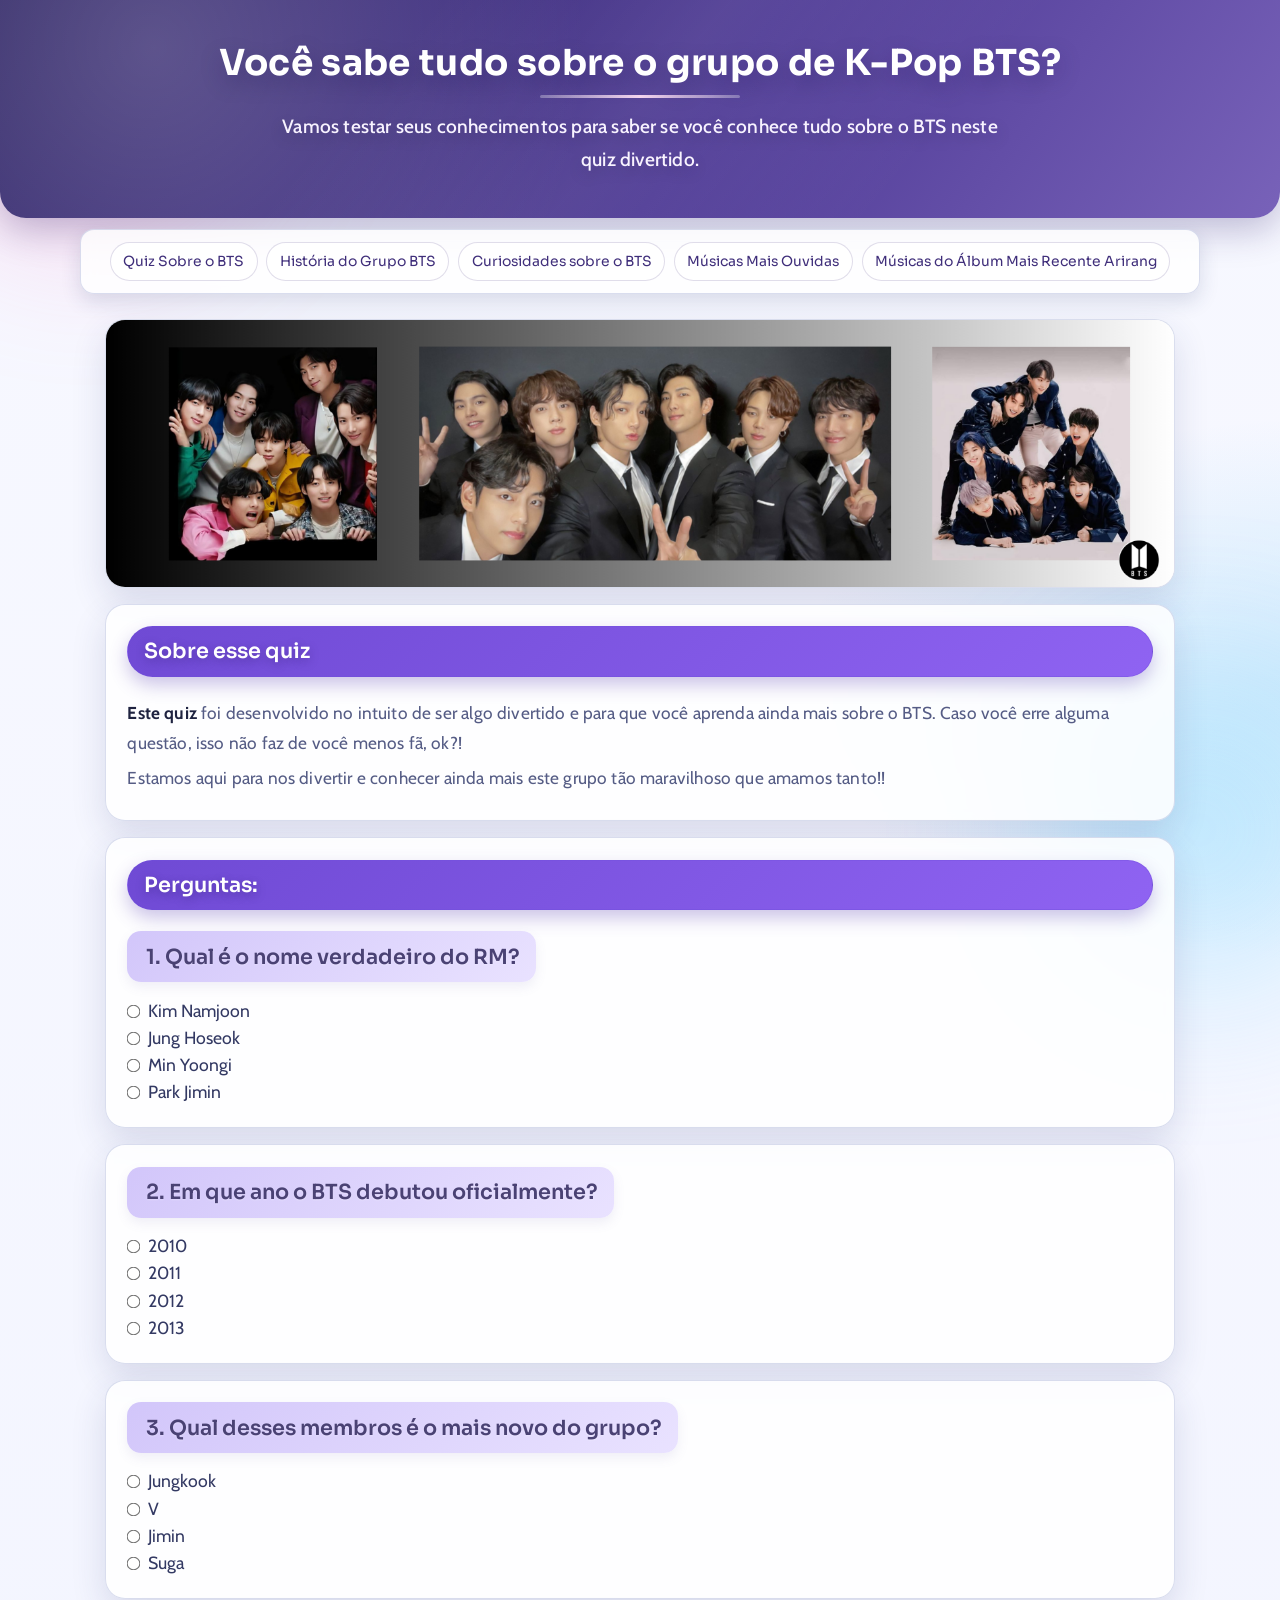
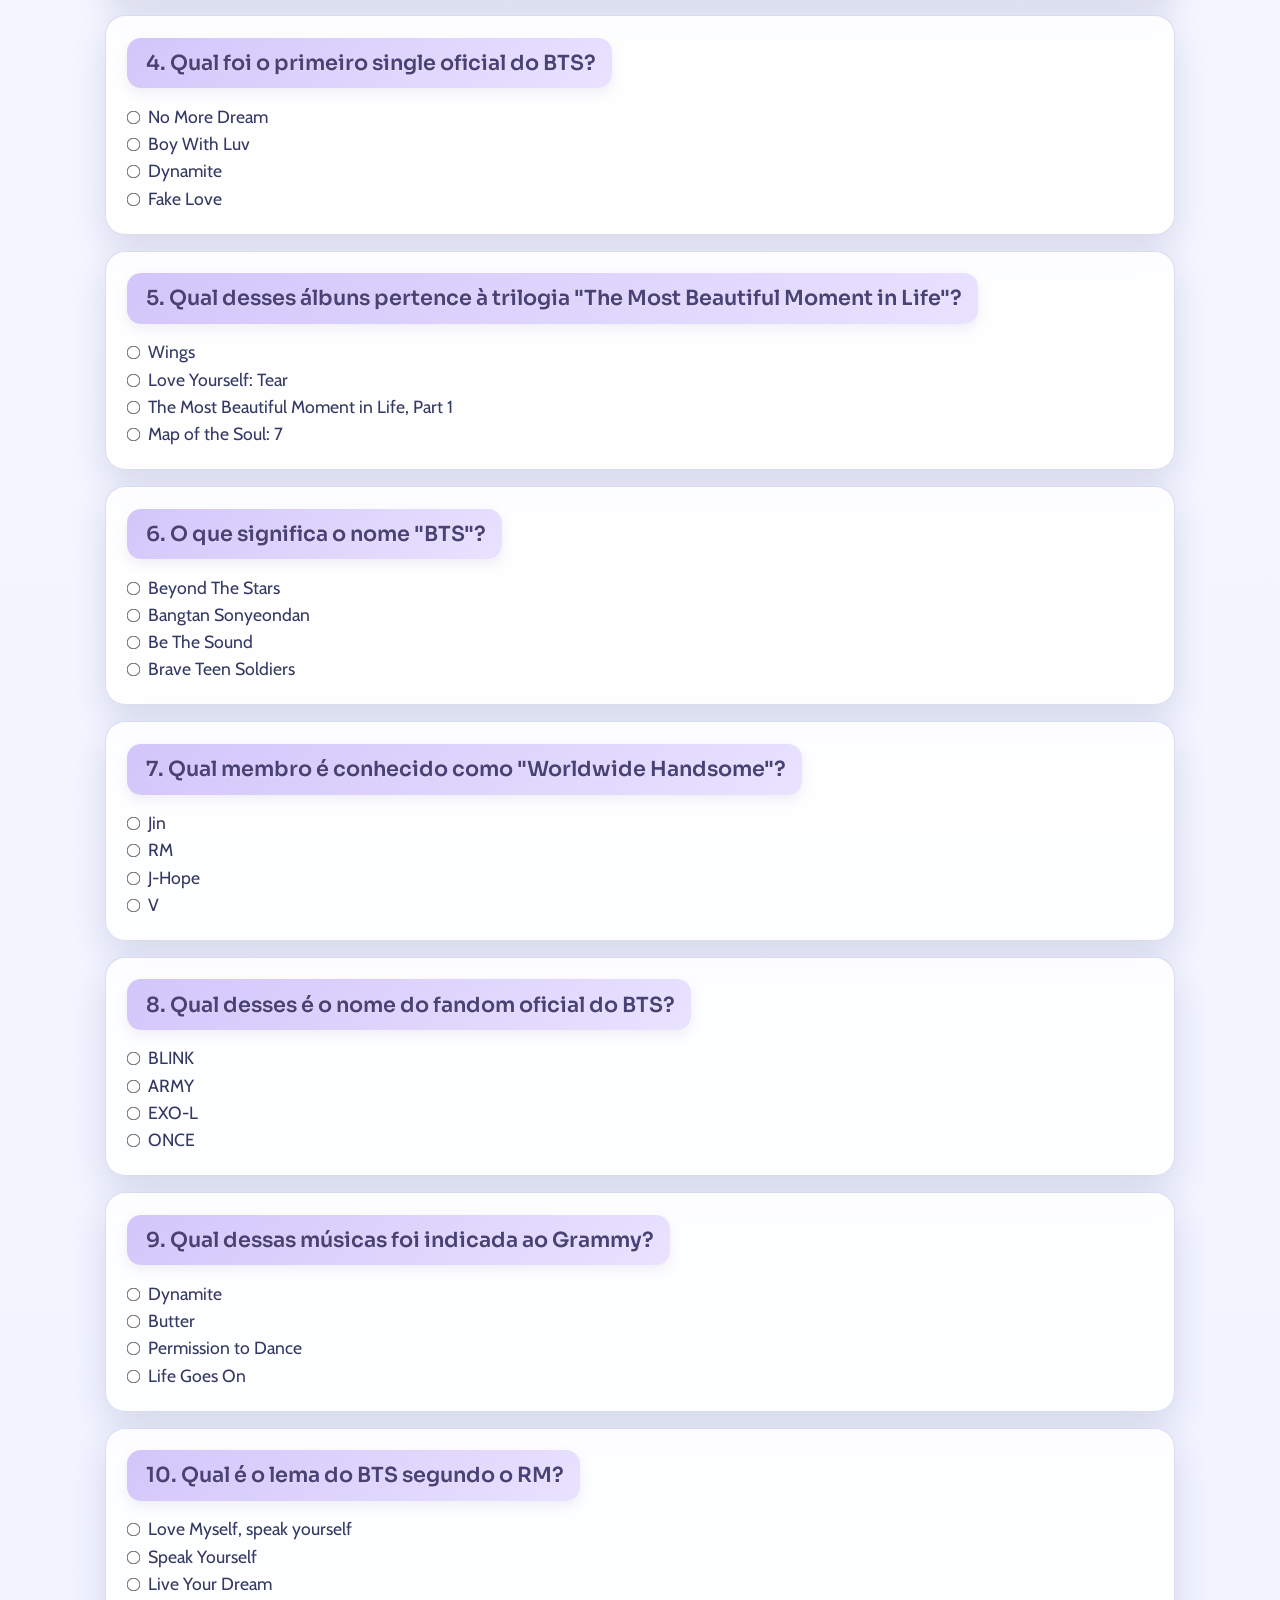
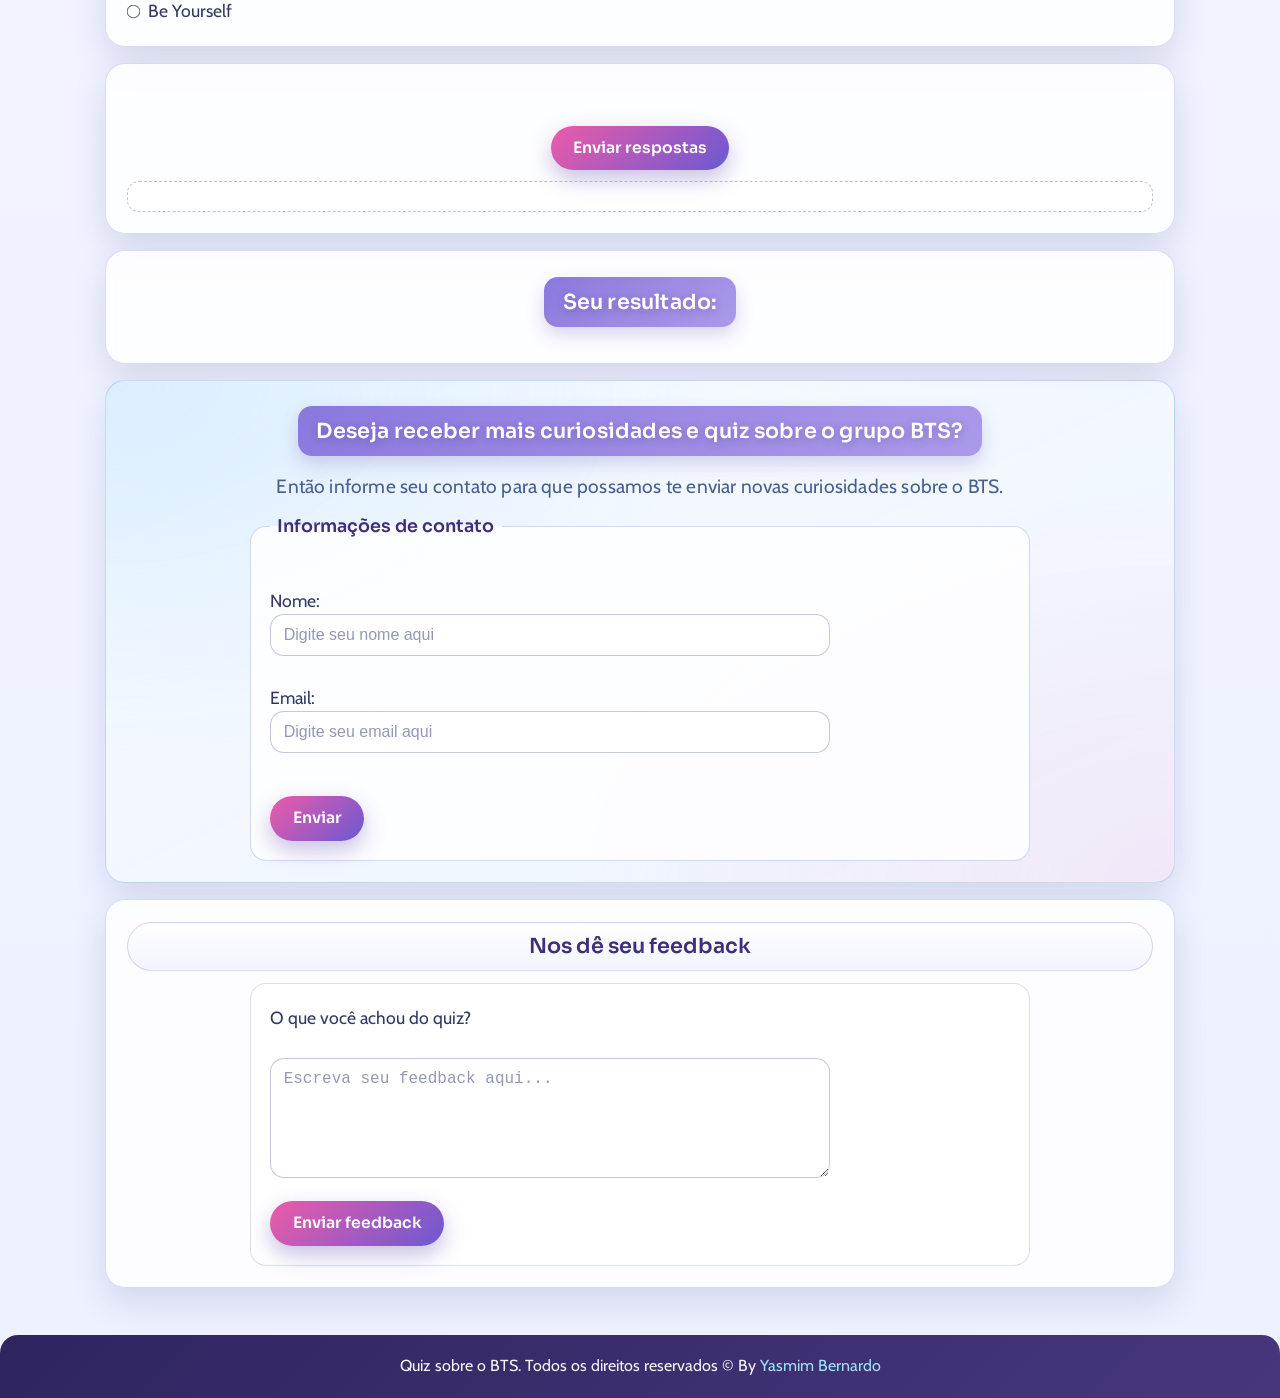
<file: index.html>
﻿<!DOCTYPE html>
<html lang="pt-BR">
<head>
    <meta charset="UTF-8">
    <meta name="viewport" content="width=device-width, initial-scale=1.0">
    <link rel="stylesheet" href="style.css">
    <meta name="description" content="Teste seus conhecimentos sobre o BTS com este quiz divertido e interativo!">
    <title>Quiz do BTS</title>
</head>
<body>
    <header>
        <h1>Você sabe tudo sobre o grupo de K-Pop BTS?</h1>
        <p>Vamos testar seus conhecimentos para saber se você conhece tudo sobre o BTS neste quiz divertido.</p>
    </header>

    <nav class="menu-principal" aria-label="Menu principal">
        <button class="menu-toggle" type="button" aria-label="Abrir menu" aria-expanded="false" aria-controls="menu-links">
            <span></span>
            <span></span>
            <span></span>
        </button>
        <div class="menu-links" id="menu-links">
            <a href="index.html">Quiz Sobre o BTS</a>
            <a href="historia.html">História do Grupo BTS</a>
            <a href="curiosidades.html">Curiosidades sobre o BTS</a>
            <a href="musicas.html">Músicas Mais Ouvidas</a>
            <a href="album-2026.html"> Músicas do Álbum Mais Recente Arirang</a>
        </div>
    </nav>

    <main>
        <div class="img1">
            <img src="imagens/banerdobts.png" alt="foto oficial do BTS">
        </div>

        <section>
            <h2 class="sobrequiz">Sobre esse quiz</h2>
            <p><strong>Este quiz</strong> foi desenvolvido no intuito de ser algo divertido e para que você aprenda ainda mais sobre o BTS. Caso você erre alguma questão, isso não faz de você menos fã, ok?!</p>
            <p>Estamos aqui para nos divertir e conhecer ainda mais este grupo tão maravilhoso que amamos tanto!!</p>
        </section>

        <section>
            <h2 class="titulo-perguntas">Perguntas:</h2>
            <h2 class="titulo-pergunta-item">1. Qual é o nome verdadeiro do RM?</h2>
            <form>
                <input type="radio" id="opcao1" name="pergunta1" value="Kim Namjoon">
                <label for="opcao1">Kim Namjoon</label><br>
                <input type="radio" id="opcao2" name="pergunta1" value="Jung Hoseok">
                <label for="opcao2">Jung Hoseok</label><br>
                <input type="radio" id="opcao3" name="pergunta1" value="Min Yoongi">
                <label for="opcao3">Min Yoongi</label><br>
                <input type="radio" id="opcao4" name="pergunta1" value="Park Jimin">
                <label for="opcao4">Park Jimin</label><br>
            </form>
        </section>

        <section>
            <h2 class="titulo-pergunta-item">2. Em que ano o BTS debutou oficialmente?</h2>
            <form>
                <input type="radio" id="ano2010" name="pergunta2" value="2010">
                <label for="ano2010">2010</label><br>
                <input type="radio" id="ano2011" name="pergunta2" value="2011">
                <label for="ano2011">2011</label><br>
                <input type="radio" id="ano2012" name="pergunta2" value="2012">
                <label for="ano2012">2012</label><br>
                <input type="radio" id="ano2013" name="pergunta2" value="2013">
                <label for="ano2013">2013</label><br>
            </form>
        </section>

        <section>
            <h2 class="titulo-pergunta-item">3. Qual desses membros é o mais novo do grupo?</h2>
            <form>
                <input type="radio" id="opcaoA" name="pergunta3" value="Jungkook">
                <label for="opcaoA">Jungkook</label><br>
                <input type="radio" id="opcaoB" name="pergunta3" value="V">
                <label for="opcaoB">V</label><br>
                <input type="radio" id="opcaoC" name="pergunta3" value="Jimin">
                <label for="opcaoC">Jimin</label><br>
                <input type="radio" id="opcaoD" name="pergunta3" value="Suga">
                <label for="opcaoD">Suga</label><br>
            </form>
        </section>

        <section>
            <h2 class="titulo-pergunta-item">4. Qual foi o primeiro single oficial do BTS?</h2>
            <form>
                <input type="radio" id="opcaoa" name="pergunta4" value="No More Dream">
                <label for="opcaoa">No More Dream</label><br>
                <input type="radio" id="opcaob" name="pergunta4" value="Boy With Luv">
                <label for="opcaob">Boy With Luv</label><br>
                <input type="radio" id="opcaoc" name="pergunta4" value="Dynamite">
                <label for="opcaoc">Dynamite</label><br>
                <input type="radio" id="opcaod" name="pergunta4" value="I need U">
                <label for="opcaod">Fake Love</label><br>
            </form>
        </section>

        <section>
            <h2 class="titulo-pergunta-item">5. Qual desses álbuns pertence à trilogia "The Most Beautiful Moment in Life"?</h2>
            <form>
                <input type="radio" id="album1" name="pergunta5" value="Wings">
                <label for="album1">Wings</label><br>
                <input type="radio" id="album2" name="pergunta5" value="Love Yourself: Tear">
                <label for="album2">Love Yourself: Tear</label><br>
                <input type="radio" id="album3" name="pergunta5" value="The Most Beautiful Moment in Life, Part 1">
                <label for="album3">The Most Beautiful Moment in Life, Part 1</label><br>
                <input type="radio" id="album4" name="pergunta5" value="Map of the Soul: 7">
                <label for="album4">Map of the Soul: 7</label><br>
            </form>
        </section>

        <section>
            <h2 class="titulo-pergunta-item">6. O que significa o nome "BTS"?</h2>
            <form>
                <input type="radio" id="significado1" name="pergunta6" value="Beyond The Stars">
                <label for="significado1">Beyond The Stars</label><br>
                <input type="radio" id="significado2" name="pergunta6" value="Bangtan Sonyeondan">
                <label for="significado2">Bangtan Sonyeondan</label><br>
                <input type="radio" id="significado3" name="pergunta6" value="Be The Sound">
                <label for="significado3">Be The Sound</label><br>
                <input type="radio" id="significado4" name="pergunta6" value="Brave Teen Soldiers">
                <label for="significado4">Brave Teen Soldiers</label><br>
            </form>
        </section>

        <section>
            <h2 class="titulo-pergunta-item">7. Qual membro é conhecido como "Worldwide Handsome"?</h2>
            <form>
                <input type="radio" id="membro1" name="pergunta7" value="Jin">
                <label for="membro1">Jin</label><br>
                <input type="radio" id="membro2" name="pergunta7" value="RM">
                <label for="membro2">RM</label><br>
                <input type="radio" id="membro3" name="pergunta7" value="J-Hope">
                <label for="membro3">J-Hope</label><br>
                <input type="radio" id="membro4" name="pergunta7" value="V">
                <label for="membro4">V</label><br>
            </form>
        </section>

        <section>
            <h2 class="titulo-pergunta-item">8. Qual desses é o nome do fandom oficial do BTS?</h2>
            <form>
                <input type="radio" id="fandom1" name="pergunta8" value="BLINK">
                <label for="fandom1">BLINK</label><br>
                <input type="radio" id="fandom2" name="pergunta8" value="ARMY">
                <label for="fandom2">ARMY</label><br>
                <input type="radio" id="fandom3" name="pergunta8" value="EXO-L">
                <label for="fandom3">EXO-L</label><br>
                <input type="radio" id="fandom4" name="pergunta8" value="ONCE">
                <label for="fandom4">ONCE</label><br>
            </form>
        </section>

        <section>
            <h2 class="titulo-pergunta-item">9. Qual dessas músicas foi indicada ao Grammy?</h2>
            <form>
                <input type="radio" id="musica1" name="pergunta9" value="Dynamite">
                <label for="musica1">Dynamite</label><br>
                <input type="radio" id="musica2" name="pergunta9" value="Butter">
                <label for="musica2">Butter</label><br>
                <input type="radio" id="musica3" name="pergunta9" value="Permission to Dance">
                <label for="musica3">Permission to Dance</label><br>
                <input type="radio" id="musica4" name="pergunta9" value="Life Goes On">
                <label for="musica4">Life Goes On</label><br>
            </form>
        </section>

        <section>
            <h2 class="titulo-pergunta-item">10. Qual é o lema do BTS segundo o RM?</h2>
            <form>
                <input type="radio" id="lema1" name="pergunta10" value="Love Myself, speak yourself">
                <label for="lema1">Love Myself, speak yourself</label><br>
                <input type="radio" id="lema2" name="pergunta10" value="Dream, believe, achieve.">
                <label for="lema2">Speak Yourself</label><br>
                <input type="radio" id="lema3" name="pergunta10" value="Live Your Dream">
                <label for="lema3">Live Your Dream</label><br>
                <input type="radio" id="lema4" name="pergunta10" value="Be Yourself">
                <label for="lema4">Be Yourself</label><br>
            </form>
        </section>

        <section>
            <br>
            <form id="quiz">
                <button id="btn-enviar" type="button">Enviar respostas</button>
            </form>

            <div id="resultado"></div>
        </section>
        <section>
            <h2 id="titulo-resultado">Seu resultado:</h2>
            <p id="pontuacao"></p>
            <p id="mensagem"></p>
            <div id="detalhes-resultado"></div>
        </section>

        <section class="secao-contato-quiz">
            <h2 class="maisquiz">Deseja receber mais curiosidades e quiz sobre o grupo BTS?</h2>
            <p id="informe">Então informe seu contato para que possamos te enviar novas curiosidades sobre o BTS.</p>
            <form>
                <fieldset>
                    <legend>Informações de contato</legend>
                    <br>
                    <label for="nome">Nome:</label><br>
                    <input type="text" id="nome" name="nome" placeholder="Digite seu nome aqui"><br><br>
                    <label for="email">Email:</label><br>
                    <input type="email" id="email" name="email" placeholder="Digite seu email aqui"><br><br>
                    <button type="submit">Enviar</button>
                </fieldset>
            </form>
        </section>

        <section>
            <h2 id="fedeback">Nos dê seu feedback</h2>
            <form>
                <fieldset>
                    <label for="feedback">O que você achou do quiz?</label><br><br>
                    <textarea id="feedback" name="feedback" rows="4" cols="50" placeholder="Escreva seu feedback aqui..."></textarea><br>
                    <button type="submit">Enviar feedback</button>
                </fieldset>
            </form>
        </section>
    </main>

    <footer>
        <p>Quiz sobre o BTS. Todos os direitos reservados &copy; By <a href="https://www.linkedin.com/in/yasmim-bernardo-568267205" target="_blank" rel="noopener">Yasmim Bernardo</a></p>
    </footer>
    <script src="script.js"></script>
</body>
</html>
</file>
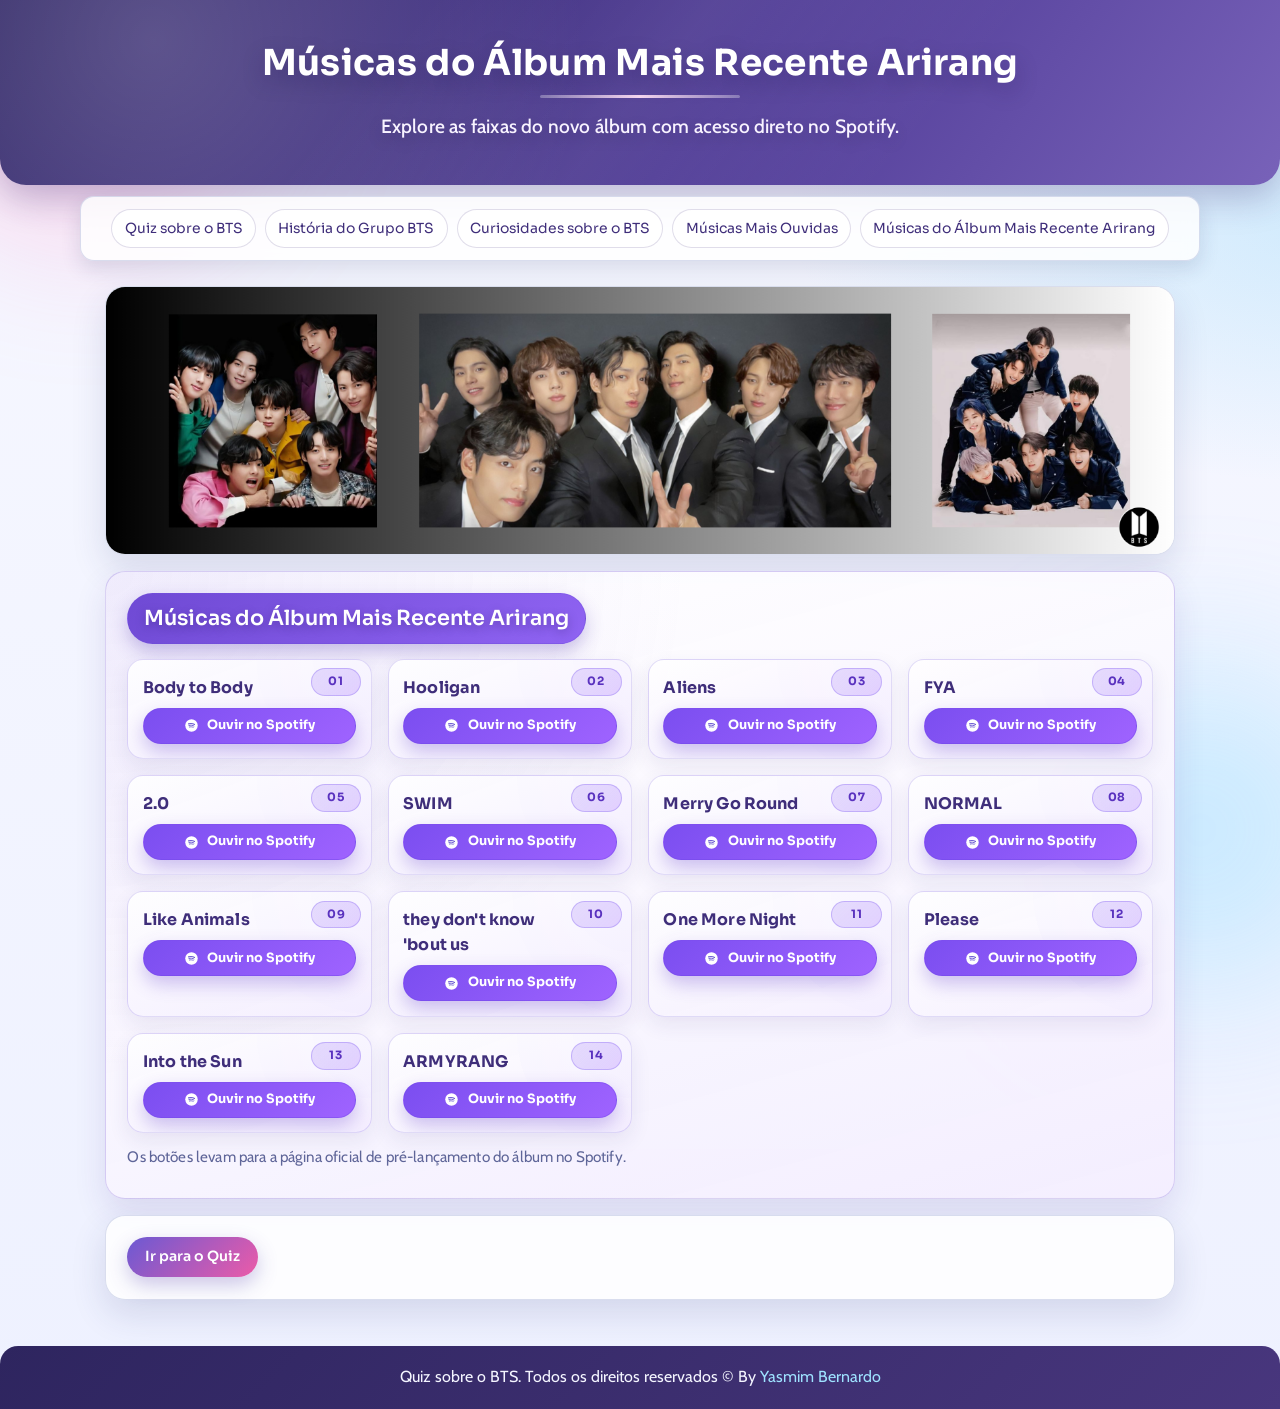
<file: album-2026.html>
﻿<!DOCTYPE html>
<html lang="pt-BR">
<head>
    <meta charset="UTF-8">
    <meta name="viewport" content="width=device-width, initial-scale=1.0">
    <link rel="stylesheet" href="style.css">
    <meta name="description" content="Faixas do álbum mais recente do BTS em 2026.">
    <title>Álbum BTS Arirang</title>
</head>
<body>
    <header>
        <h1>Músicas do Álbum Mais Recente Arirang</h1>
        <p>Explore as faixas do novo álbum com acesso direto no Spotify.</p>
    </header>

    <nav class="menu-principal" aria-label="Menu principal">
        <button class="menu-toggle" type="button" aria-label="Abrir menu" aria-expanded="false" aria-controls="menu-links">
            <span></span>
            <span></span>
            <span></span>
        </button>
        <div class="menu-links" id="menu-links">
            <a href="index.html">Quiz sobre o BTS</a>
            <a href="historia.html">História do Grupo BTS</a>
            <a href="curiosidades.html"> Curiosidades sobre o BTS</a>
            <a href="musicas.html">Músicas Mais Ouvidas</a>
            <a href="album-2026.html"> Músicas do Álbum Mais Recente Arirang</a>
        </div>
    </nav>

    <main>
        <div class="img1">
            <img src="imagens/banerdobts.png" alt="foto oficial do BTS">
        </div>

        <section id="album-mais-recente" class="secao-conteudo">
            <h2>Músicas do Álbum Mais Recente Arirang</h2>
          
            <div class="album-grid">
                <article class="faixa-card">
                    <h3 class="faixa-titulo">Body to Body</h3>
                    <div class="faixa-acoes"><a class="btn-spotify" href="https://open.spotify.com/prerelease/1DcxHW214MCDxXju71RbvX" target="_blank" rel="noopener">Ouvir no Spotify</a></div>
                </article>
                <article class="faixa-card">
                    <h3 class="faixa-titulo">Hooligan</h3>
                    <div class="faixa-acoes"><a class="btn-spotify" href="https://open.spotify.com/prerelease/1DcxHW214MCDxXju71RbvX" target="_blank" rel="noopener">Ouvir no Spotify</a></div>
                </article>
                <article class="faixa-card">
                    <h3 class="faixa-titulo">Aliens</h3>
                    <div class="faixa-acoes"><a class="btn-spotify" href="https://open.spotify.com/prerelease/1DcxHW214MCDxXju71RbvX" target="_blank" rel="noopener">Ouvir no Spotify</a></div>
                </article>
                <article class="faixa-card">
                    <h3 class="faixa-titulo">FYA</h3>
                    <div class="faixa-acoes"><a class="btn-spotify" href="https://open.spotify.com/prerelease/1DcxHW214MCDxXju71RbvX" target="_blank" rel="noopener">Ouvir no Spotify</a></div>
                </article>
                <article class="faixa-card">
                    <h3 class="faixa-titulo">2.0</h3>
                    <div class="faixa-acoes"><a class="btn-spotify" href="https://open.spotify.com/prerelease/1DcxHW214MCDxXju71RbvX" target="_blank" rel="noopener">Ouvir no Spotify</a></div>
                </article>
                <article class="faixa-card">
                    <h3 class="faixa-titulo">SWIM</h3>
                    <div class="faixa-acoes"><a class="btn-spotify" href="https://open.spotify.com/prerelease/1DcxHW214MCDxXju71RbvX" target="_blank" rel="noopener">Ouvir no Spotify</a></div>
                </article>
                <article class="faixa-card">
                    <h3 class="faixa-titulo">Merry Go Round</h3>
                    <div class="faixa-acoes"><a class="btn-spotify" href="https://open.spotify.com/prerelease/1DcxHW214MCDxXju71RbvX" target="_blank" rel="noopener">Ouvir no Spotify</a></div>
                </article>
                <article class="faixa-card">
                    <h3 class="faixa-titulo">NORMAL</h3>
                    <div class="faixa-acoes"><a class="btn-spotify" href="https://open.spotify.com/prerelease/1DcxHW214MCDxXju71RbvX" target="_blank" rel="noopener">Ouvir no Spotify</a></div>
                </article>
                <article class="faixa-card">
                    <h3 class="faixa-titulo">Like Animals</h3>
                    <div class="faixa-acoes"><a class="btn-spotify" href="https://open.spotify.com/prerelease/1DcxHW214MCDxXju71RbvX" target="_blank" rel="noopener">Ouvir no Spotify</a></div>
                </article>
                <article class="faixa-card">
                    <h3 class="faixa-titulo">they don't know 'bout us</h3>
                    <div class="faixa-acoes"><a class="btn-spotify" href="https://open.spotify.com/prerelease/1DcxHW214MCDxXju71RbvX" target="_blank" rel="noopener">Ouvir no Spotify</a></div>
                </article>
                <article class="faixa-card">
                    <h3 class="faixa-titulo">One More Night</h3>
                    <div class="faixa-acoes"><a class="btn-spotify" href="https://open.spotify.com/prerelease/1DcxHW214MCDxXju71RbvX" target="_blank" rel="noopener">Ouvir no Spotify</a></div>
                </article>
                <article class="faixa-card">
                    <h3 class="faixa-titulo">Please</h3>
                    <div class="faixa-acoes"><a class="btn-spotify" href="https://open.spotify.com/prerelease/1DcxHW214MCDxXju71RbvX" target="_blank" rel="noopener">Ouvir no Spotify</a></div>
                </article>
                <article class="faixa-card">
                    <h3 class="faixa-titulo">Into the Sun</h3>
                    <div class="faixa-acoes"><a class="btn-spotify" href="https://open.spotify.com/prerelease/1DcxHW214MCDxXju71RbvX" target="_blank" rel="noopener">Ouvir no Spotify</a></div>
                </article>
                <article class="faixa-card">
                    <h3 class="faixa-titulo">ARMYRANG</h3>
                    <div class="faixa-acoes"><a class="btn-spotify" href="https://open.spotify.com/prerelease/1DcxHW214MCDxXju71RbvX" target="_blank" rel="noopener">Ouvir no Spotify</a></div>
                </article>
            </div>
            <p class="observacao-secao">Os botões levam para a página oficial de pré-lançamento do álbum no Spotify.</p>
        </section>

        <section>
            <a class="voltar-quiz" href="index.html#quiz">Ir para o Quiz</a>
        </section>
    </main>

    <footer>
        <p>Quiz sobre o BTS. Todos os direitos reservados &copy; By <a href="https://www.linkedin.com/in/yasmim-bernardo-568267205" target="_blank" rel="noopener">Yasmim Bernardo</a></p>
    </footer>
    <script src="script.js"></script>
</body>
</html>
</file>
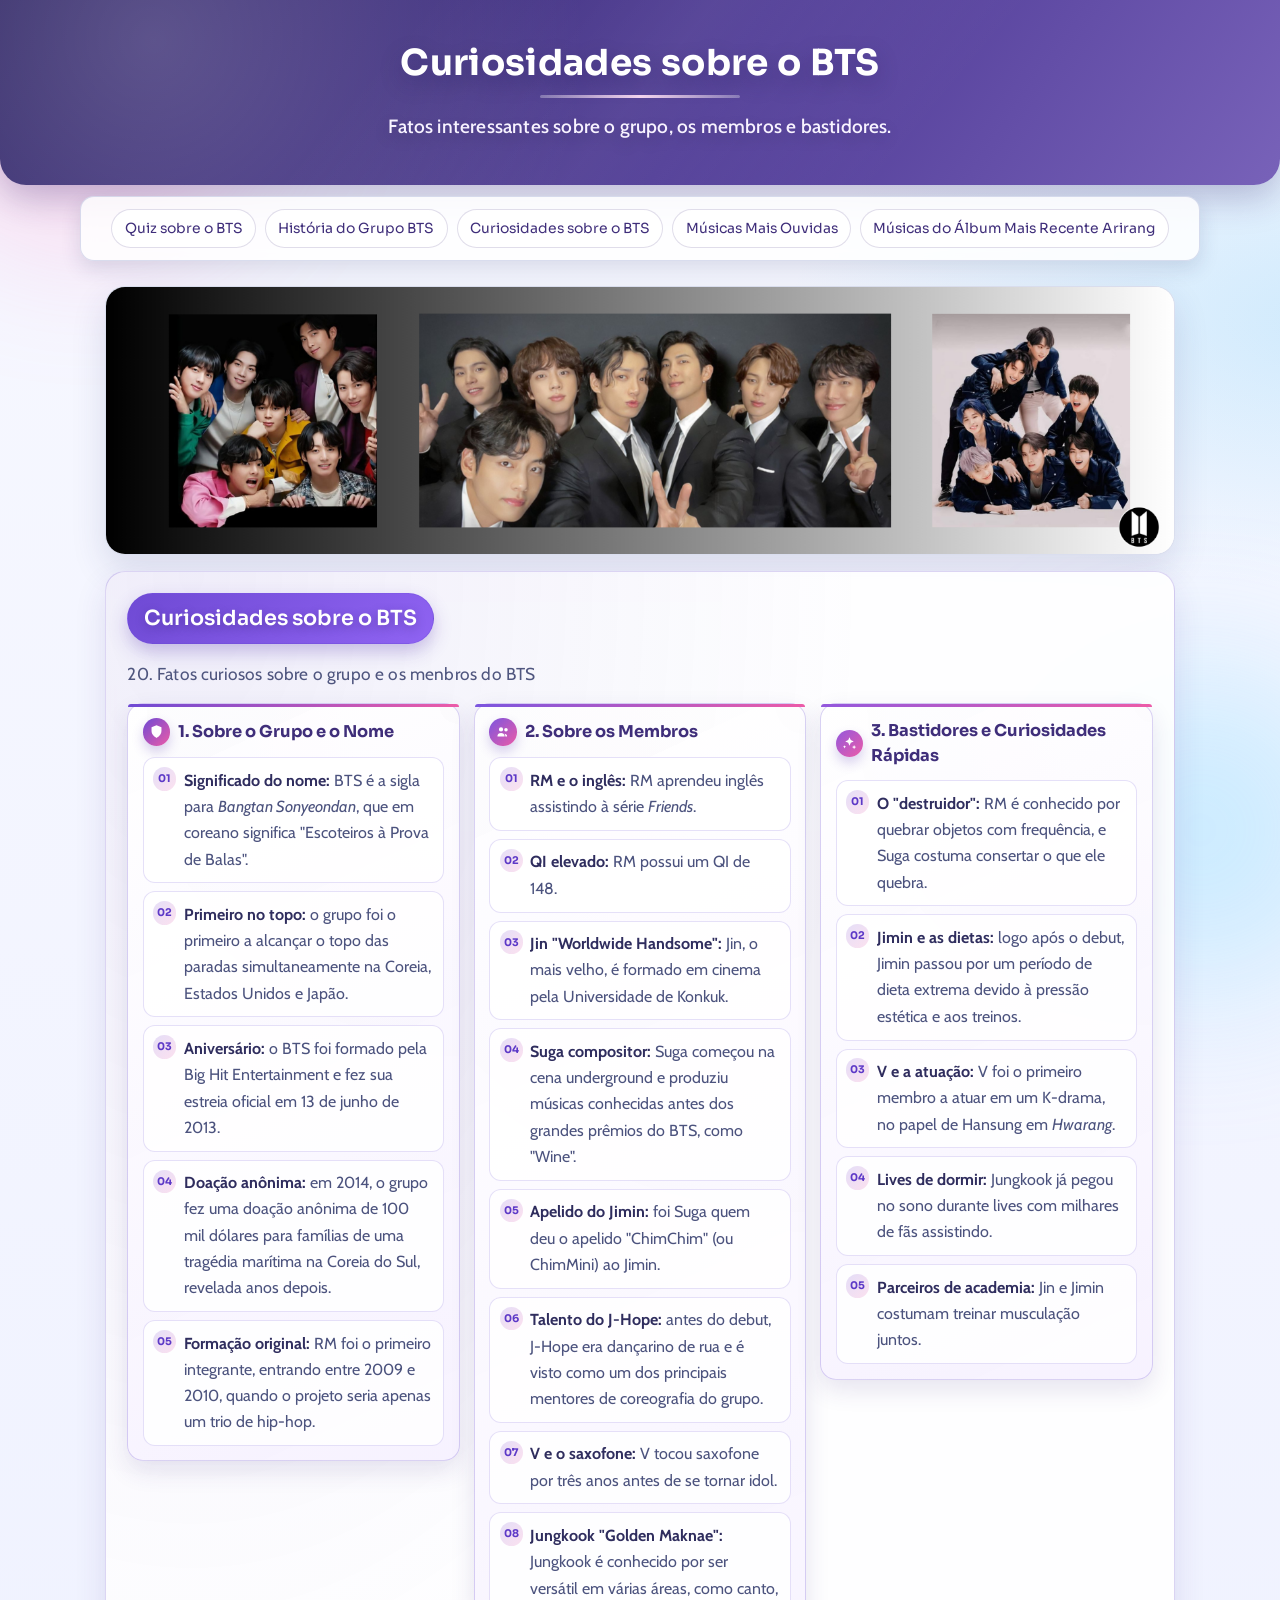
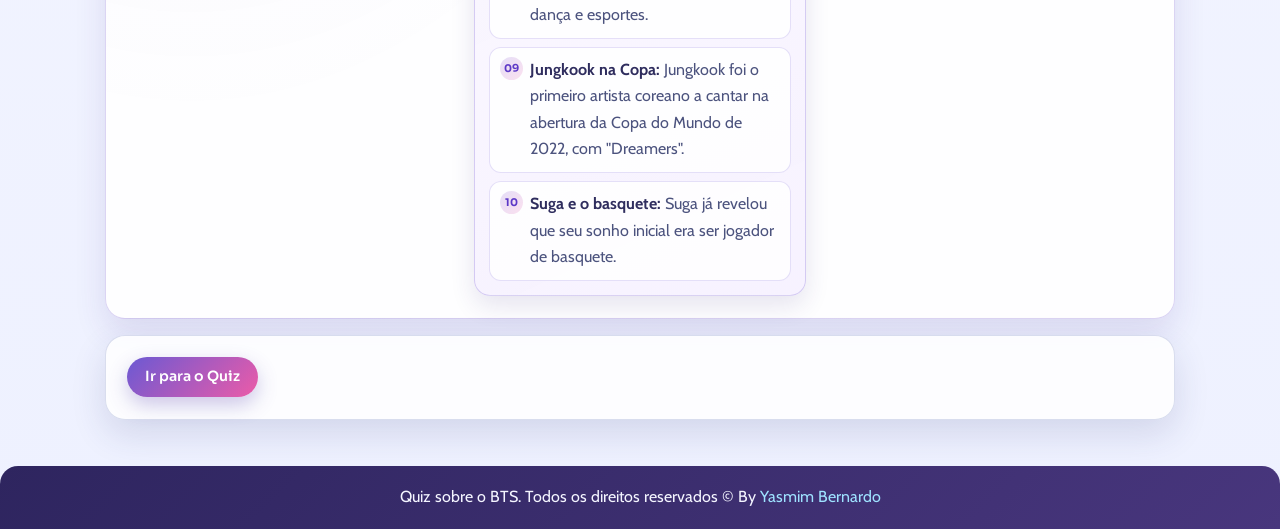
<file: curiosidades.html>
﻿<!DOCTYPE html>
<html lang="pt-BR">
<head>
    <meta charset="UTF-8">
    <meta name="viewport" content="width=device-width, initial-scale=1.0">
    <link rel="stylesheet" href="style.css">
    <meta name="description" content="Curiosidades sobre o BTS e seus membros.">
    <title>Curiosidades do BTS</title>
</head>
<body>
    <header>
        <h1>Curiosidades sobre o BTS</h1>
        <p>Fatos interessantes sobre o grupo, os membros e bastidores.</p>
    </header>

    <nav class="menu-principal" aria-label="Menu principal">
        <button class="menu-toggle" type="button" aria-label="Abrir menu" aria-expanded="false" aria-controls="menu-links">
            <span></span>
            <span></span>
            <span></span>
        </button>
        <div class="menu-links" id="menu-links">
            <a href="index.html">Quiz sobre o BTS</a>
            <a href="historia.html">História do Grupo BTS</a>
            <a href="curiosidades.html">Curiosidades sobre o BTS</a>
            <a href="musicas.html">Músicas Mais Ouvidas</a>
            <a href="album-2026.html">Músicas do Álbum Mais Recente Arirang</a>
        </div>
    </nav>

    <main>
        <div class="img1">
            <img src="imagens/banerdobts.png" alt="foto oficial do BTS">
        </div>

        <section id="curiosidades-bts" class="secao-conteudo secao-curiosidades">
            <h2>Curiosidades sobre o BTS</h2>
            <p class="curiosidades-intro">20. Fatos curiosos sobre o grupo e os menbros do BTS</p>

            <div class="curiosidades-grid">
                <article class="curiosidade-card">
                    <h3>1. Sobre o Grupo e o Nome</h3>
                    <ul class="lista-curiosidades">
                        <li><strong>Significado do nome:</strong> BTS é a sigla para <em>Bangtan Sonyeondan</em>, que em coreano significa "Escoteiros à Prova de Balas".</li>
                        <li><strong>Primeiro no topo:</strong> o grupo foi o primeiro a alcançar o topo das paradas simultaneamente na Coreia, Estados Unidos e Japão.</li>
                        <li><strong>Aniversário:</strong> o BTS foi formado pela Big Hit Entertainment e fez sua estreia oficial em 13 de junho de 2013.</li>
                        <li><strong>Doação anônima:</strong> em 2014, o grupo fez uma doação anônima de 100 mil dólares para famílias de uma tragédia marítima na Coreia do Sul, revelada anos depois.</li>
                        <li><strong>Formação original:</strong> RM foi o primeiro integrante, entrando entre 2009 e 2010, quando o projeto seria apenas um trio de hip-hop.</li>
                    </ul>
                </article>

                <article class="curiosidade-card">
                    <h3>2. Sobre os Membros</h3>
                    <ul class="lista-curiosidades">
                        <li><strong>RM e o inglês:</strong> RM aprendeu inglês assistindo à série <em>Friends</em>.</li>
                        <li><strong>QI elevado:</strong> RM possui um QI de 148.</li>
                        <li><strong>Jin "Worldwide Handsome":</strong> Jin, o mais velho, é formado em cinema pela Universidade de Konkuk.</li>
                        <li><strong>Suga compositor:</strong> Suga começou na cena underground e produziu músicas conhecidas antes dos grandes prêmios do BTS, como "Wine".</li>
                        <li><strong>Apelido do Jimin:</strong> foi Suga quem deu o apelido "ChimChim" (ou ChimMini) ao Jimin.</li>
                        <li><strong>Talento do J-Hope:</strong> antes do debut, J-Hope era dançarino de rua e é visto como um dos principais mentores de coreografia do grupo.</li>
                        <li><strong>V e o saxofone:</strong> V tocou saxofone por três anos antes de se tornar idol.</li>
                        <li><strong>Jungkook "Golden Maknae":</strong> Jungkook é conhecido por ser versátil em várias áreas, como canto, dança e esportes.</li>
                        <li><strong>Jungkook na Copa:</strong> Jungkook foi o primeiro artista coreano a cantar na abertura da Copa do Mundo de 2022, com "Dreamers".</li>
                        <li><strong>Suga e o basquete:</strong> Suga já revelou que seu sonho inicial era ser jogador de basquete.</li>
                    </ul>
                </article>

                <article class="curiosidade-card">
                    <h3>3. Bastidores e Curiosidades Rápidas</h3>
                    <ul class="lista-curiosidades">
                        <li><strong>O "destruidor":</strong> RM é conhecido por quebrar objetos com frequência, e Suga costuma consertar o que ele quebra.</li>
                        <li><strong>Jimin e as dietas:</strong> logo após o debut, Jimin passou por um período de dieta extrema devido à pressão estética e aos treinos.</li>
                        <li><strong>V e a atuação:</strong> V foi o primeiro membro a atuar em um K-drama, no papel de Hansung em <em>Hwarang</em>.</li>
                        <li><strong>Lives de dormir:</strong> Jungkook já pegou no sono durante lives com milhares de fãs assistindo.</li>
                        <li><strong>Parceiros de academia:</strong> Jin e Jimin costumam treinar musculação juntos.</li>
                    </ul>
                </article>
            </div>
        </section>

        <section>
            <a class="voltar-quiz" href="index.html#quiz">Ir para o Quiz</a>
        </section>
    </main>

    <footer>
        <p>Quiz sobre o BTS. Todos os direitos reservados &copy; By <a href="https://www.linkedin.com/in/yasmim-bernardo-568267205" target="_blank" rel="noopener">Yasmim Bernardo</a></p>
    </footer>
    <script src="script.js"></script>
</body>
</html>
</file>
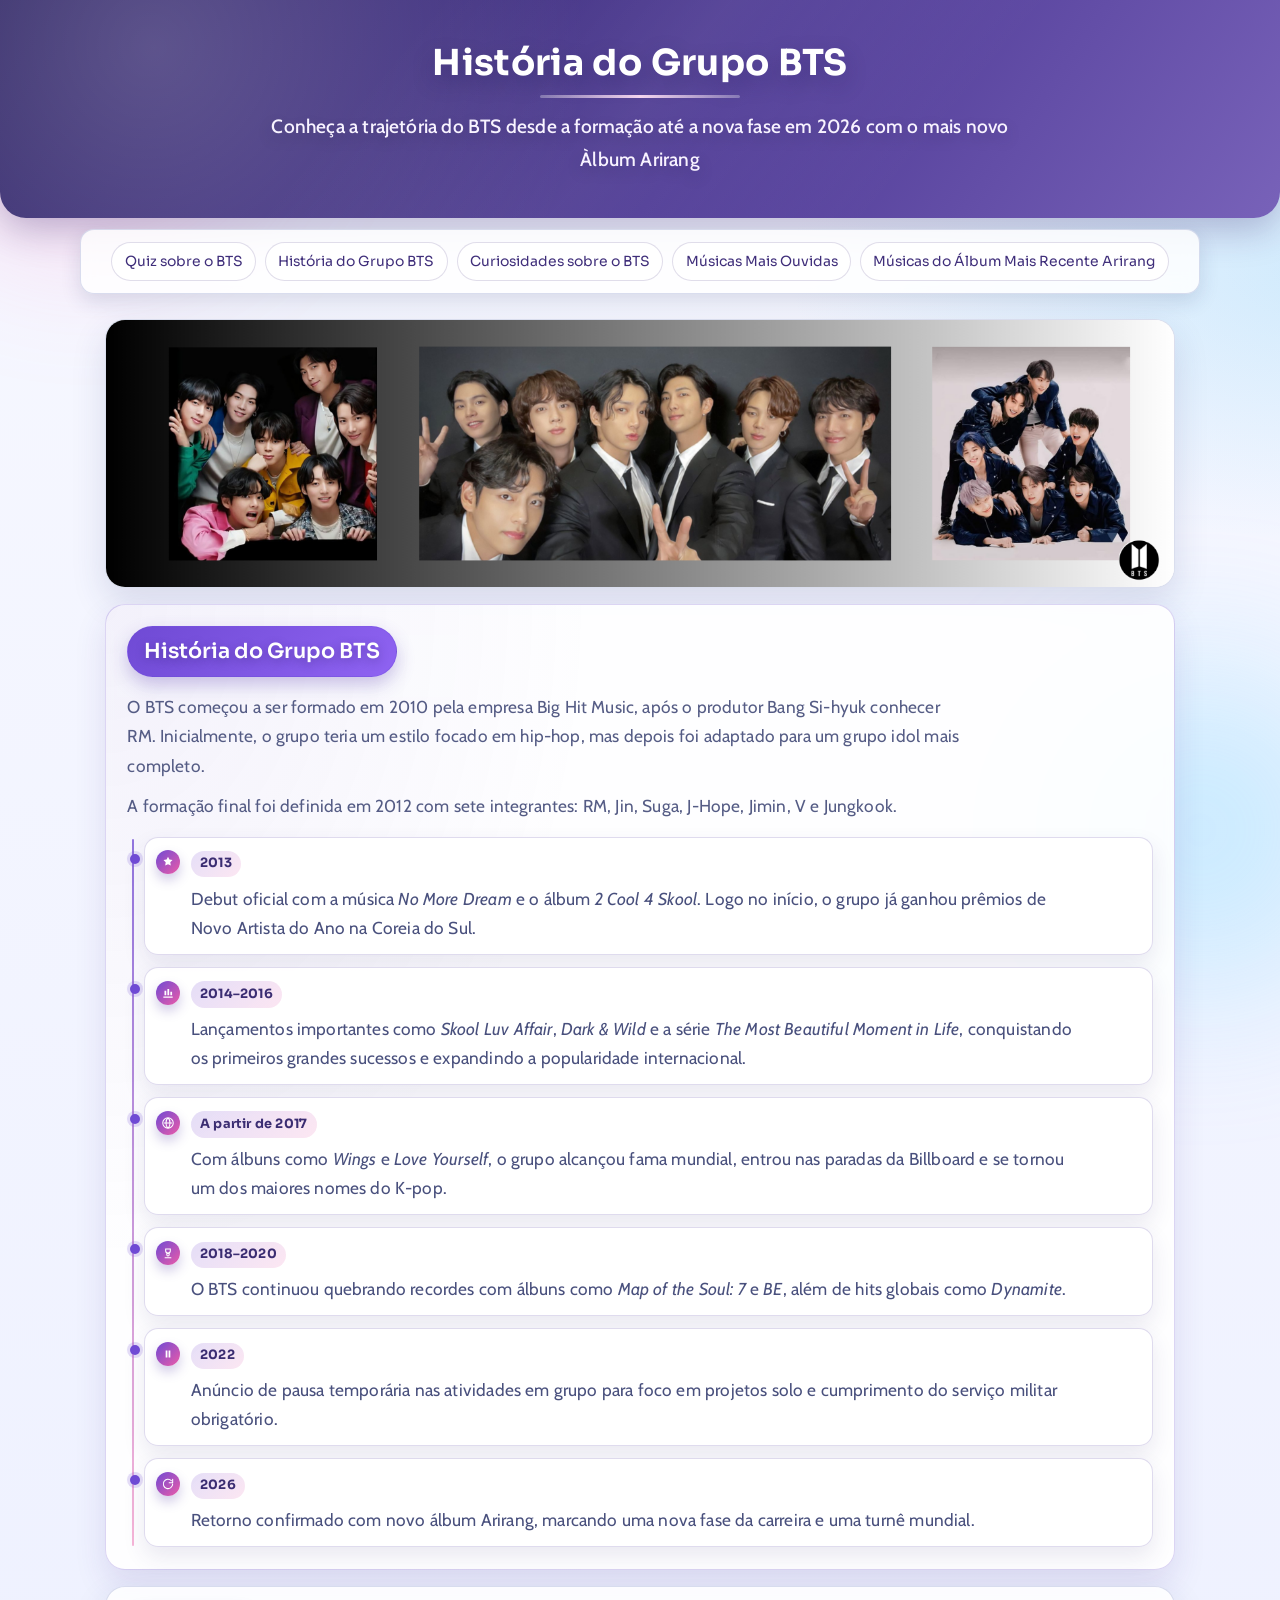
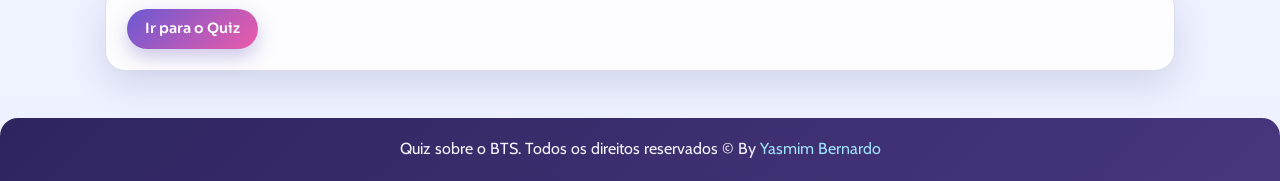
<file: historia.html>
<!DOCTYPE html>
<html lang="pt-BR">
<head>
    <meta charset="UTF-8">
    <meta name="viewport" content="width=device-width, initial-scale=1.0">
    <link rel="stylesheet" href="style.css">
    <meta name="description" content="História do BTS em linha do tempo.">
    <title>História do BTS</title>
</head>
<body>
    <header>
        <h1>História do Grupo BTS</h1>
        <p>Conheça a trajetória do BTS desde a formação até a nova fase em 2026 com o mais novo Àlbum Arirang</p>
    </header>

    <nav class="menu-principal" aria-label="Menu principal">
        <button class="menu-toggle" type="button" aria-label="Abrir menu" aria-expanded="false" aria-controls="menu-links">
            <span></span>
            <span></span>
            <span></span>
        </button>
        <div class="menu-links" id="menu-links">
            <a href="index.html">Quiz sobre o BTS</a>
            <a href="historia.html">História do Grupo BTS</a>
            <a href="curiosidades.html">Curiosidades sobre o BTS</a>
            <a href="musicas.html">Músicas Mais Ouvidas</a>
            <a href="album-2026.html"> Músicas do Álbum Mais Recente Arirang</a>
        </div>
    </nav>

    <main>
        <div class="img1">
            <img src="imagens/banerdobts.png" alt="foto oficial do BTS">
        </div>

        <section id="historia-bts" class="secao-conteudo secao-historia">
            <h2>História do Grupo BTS</h2>
            <div class="historia-intro">
                <p>O BTS começou a ser formado em 2010 pela empresa Big Hit Music, após o produtor Bang Si-hyuk conhecer RM. Inicialmente, o grupo teria um estilo focado em hip-hop, mas depois foi adaptado para um grupo idol mais completo.</p>
                <p>A formação final foi definida em 2012 com sete integrantes: RM, Jin, Suga, J-Hope, Jimin, V e Jungkook.</p>
            </div>

            <ol class="linha-do-tempo">
                <li class="evento-historia evento-debut">
                    <span class="icone-evento" aria-hidden="true"></span>
                    <span class="ano-evento">2013</span>
                    <p>Debut oficial com a música <em>No More Dream</em> e o álbum <em>2 Cool 4 Skool</em>. Logo no início, o grupo já ganhou prêmios de Novo Artista do Ano na Coreia do Sul.</p>
                </li>
                <li class="evento-historia evento-expansao">
                    <span class="icone-evento" aria-hidden="true"></span>
                    <span class="ano-evento">2014–2016</span>
                    <p>Lançamentos importantes como <em>Skool Luv Affair</em>, <em>Dark & Wild</em> e a série <em>The Most Beautiful Moment in Life</em>, conquistando os primeiros grandes sucessos e expandindo a popularidade internacional.</p>
                </li>
                <li class="evento-historia evento-mundial">
                    <span class="icone-evento" aria-hidden="true"></span>
                    <span class="ano-evento">A partir de 2017</span>
                    <p>Com álbuns como <em>Wings</em> e <em>Love Yourself</em>, o grupo alcançou fama mundial, entrou nas paradas da Billboard e se tornou um dos maiores nomes do K-pop.</p>
                </li>
                <li class="evento-historia evento-recordes">
                    <span class="icone-evento" aria-hidden="true"></span>
                    <span class="ano-evento">2018–2020</span>
                    <p>O BTS continuou quebrando recordes com álbuns como <em>Map of the Soul: 7</em> e <em>BE</em>, além de hits globais como <em>Dynamite</em>.</p>
                </li>
                <li class="evento-historia evento-pausa">
                    <span class="icone-evento" aria-hidden="true"></span>
                    <span class="ano-evento">2022</span>
                    <p>Anúncio de pausa temporária nas atividades em grupo para foco em projetos solo e cumprimento do serviço militar obrigatório.</p>
                </li>
                <li class="evento-historia evento-retorno">
                    <span class="icone-evento" aria-hidden="true"></span>
                    <span class="ano-evento">2026</span>
                    <p>Retorno confirmado com novo álbum Arirang, marcando uma nova fase da carreira e uma turnê mundial.</p>
                </li>
            </ol>
        </section>

        <section>
            <a class="voltar-quiz" href="index.html#quiz">Ir para o Quiz</a>
        </section>
    </main>

    <footer>
        <p>Quiz sobre o BTS. Todos os direitos reservados &copy; By <a href="https://www.linkedin.com/in/yasmim-bernardo-568267205" target="_blank" rel="noopener">Yasmim Bernardo</a></p>
    </footer>
    <script src="script.js"></script>
</body>
</html>
</file>
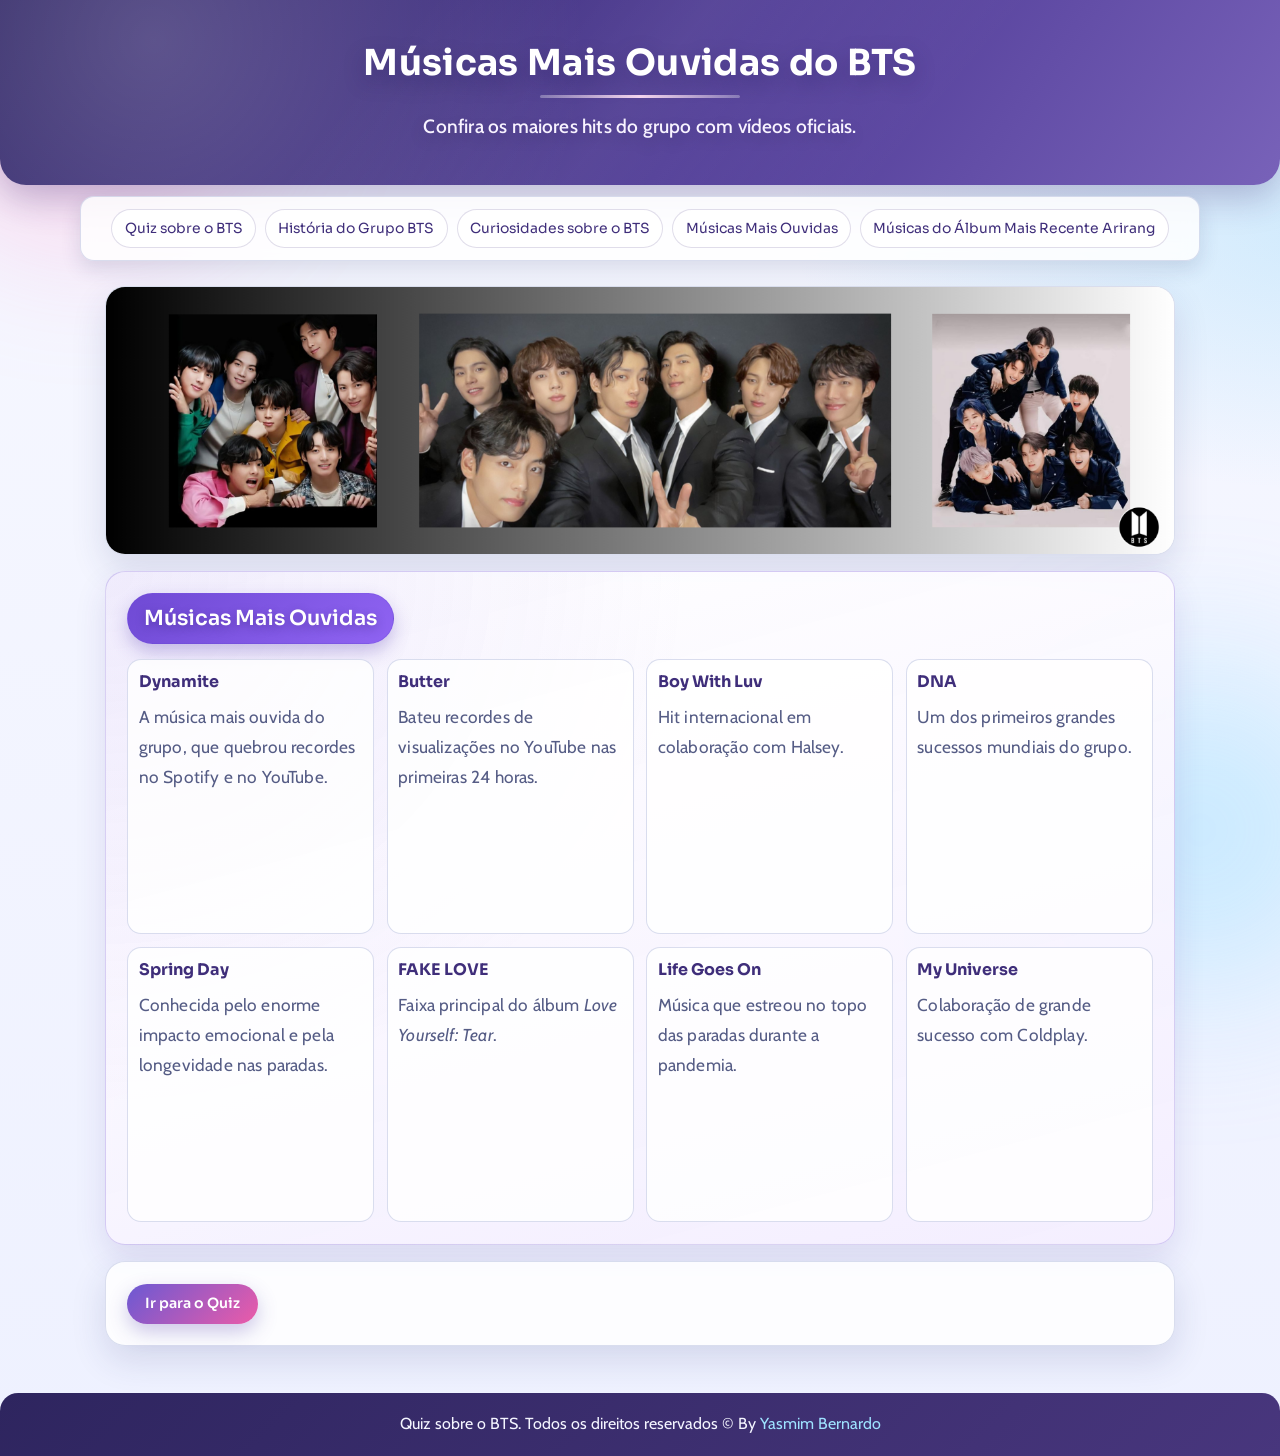
<file: musicas.html>
<!DOCTYPE html>
<html lang="pt-BR">
<head>
    <meta charset="UTF-8">
    <meta name="viewport" content="width=device-width, initial-scale=1.0">
    <link rel="stylesheet" href="style.css">
    <meta name="description" content="Músicas mais ouvidas do BTS com vídeos.">
    <title>Músicas Mais Ouvidas do BTS</title>
</head>
<body>
    <header>
        <h1>Músicas Mais Ouvidas do BTS</h1>
        <p>Confira os maiores hits do grupo com vídeos oficiais.</p>
    </header>

    <nav class="menu-principal" aria-label="Menu principal">
        <button class="menu-toggle" type="button" aria-label="Abrir menu" aria-expanded="false" aria-controls="menu-links">
            <span></span>
            <span></span>
            <span></span>
        </button>
        <div class="menu-links" id="menu-links">
            <a href="index.html">Quiz sobre o BTS</a>
            <a href="historia.html"> História do Grupo BTS</a>
            <a href="curiosidades.html"> Curiosidades sobre o BTS</a>
            <a href="musicas.html">Músicas Mais Ouvidas</a>
            <a href="album-2026.html">Músicas do Álbum Mais Recente Arirang</a>
        </div>
    </nav>

    <main>
        <div class="img1">
            <img src="imagens/banerdobts.png" alt="foto oficial do BTS">
        </div>

        <section id="musicas-mais-ouvidas" class="secao-conteudo">
            <h2>Músicas Mais Ouvidas</h2>
            <div class="video-grid">
                <article class="video-card">
                    <h3>Dynamite</h3>
                    <p>A música mais ouvida do grupo, que quebrou recordes no Spotify e no YouTube.</p>
                    <iframe src="https://www.youtube.com/embed/gdZLi9oWNZg" title="BTS - Dynamite" loading="lazy" allow="accelerometer; autoplay; clipboard-write; encrypted-media; gyroscope; picture-in-picture; web-share" referrerpolicy="strict-origin-when-cross-origin" allowfullscreen></iframe>
                </article>
                <article class="video-card">
                    <h3>Butter</h3>
                    <p>Bateu recordes de visualizações no YouTube nas primeiras 24 horas.</p>
                    <iframe src="https://www.youtube.com/embed/WMweEpGlu_U" title="BTS - Butter" loading="lazy" allow="accelerometer; autoplay; clipboard-write; encrypted-media; gyroscope; picture-in-picture; web-share" referrerpolicy="strict-origin-when-cross-origin" allowfullscreen></iframe>
                </article>
                <article class="video-card">
                    <h3>Boy With Luv</h3>
                    <p>Hit internacional em colaboração com Halsey.</p>
                    <iframe src="https://www.youtube.com/embed/XsX3ATc3FbA" title="BTS - Boy With Luv" loading="lazy" allow="accelerometer; autoplay; clipboard-write; encrypted-media; gyroscope; picture-in-picture; web-share" referrerpolicy="strict-origin-when-cross-origin" allowfullscreen></iframe>
                </article>
                <article class="video-card">
                    <h3>DNA</h3>
                    <p>Um dos primeiros grandes sucessos mundiais do grupo.</p>
                    <iframe src="https://www.youtube.com/embed/MBdVXkSdhwU" title="BTS - DNA" loading="lazy" allow="accelerometer; autoplay; clipboard-write; encrypted-media; gyroscope; picture-in-picture; web-share" referrerpolicy="strict-origin-when-cross-origin" allowfullscreen></iframe>
                </article>
                <article class="video-card">
                    <h3>Spring Day</h3>
                    <p>Conhecida pelo enorme impacto emocional e pela longevidade nas paradas.</p>
                    <iframe src="https://www.youtube.com/embed/xEeFrLSkMm8" title="BTS - Spring Day" loading="lazy" allow="accelerometer; autoplay; clipboard-write; encrypted-media; gyroscope; picture-in-picture; web-share" referrerpolicy="strict-origin-when-cross-origin" allowfullscreen></iframe>
                </article>
                <article class="video-card">
                    <h3>FAKE LOVE</h3>
                    <p>Faixa principal do álbum <em>Love Yourself: Tear</em>.</p>
                    <iframe src="https://www.youtube.com/embed/7C2z4GqqS5E" title="BTS - FAKE LOVE" loading="lazy" allow="accelerometer; autoplay; clipboard-write; encrypted-media; gyroscope; picture-in-picture; web-share" referrerpolicy="strict-origin-when-cross-origin" allowfullscreen></iframe>
                </article>
                <article class="video-card">
                    <h3>Life Goes On</h3>
                    <p>Música que estreou no topo das paradas durante a pandemia.</p>
                    <iframe src="https://www.youtube.com/embed/-5q5mZbe3V8" title="BTS - Life Goes On" loading="lazy" allow="accelerometer; autoplay; clipboard-write; encrypted-media; gyroscope; picture-in-picture; web-share" referrerpolicy="strict-origin-when-cross-origin" allowfullscreen></iframe>
                </article>
                <article class="video-card">
                    <h3>My Universe</h3>
                    <p>Colaboração de grande sucesso com Coldplay.</p>
                    <iframe src="https://www.youtube.com/embed/3YqPKLZF_WU" title="Coldplay X BTS - My Universe" loading="lazy" allow="accelerometer; autoplay; clipboard-write; encrypted-media; gyroscope; picture-in-picture; web-share" referrerpolicy="strict-origin-when-cross-origin" allowfullscreen></iframe>
                </article>
            </div>
        </section>

        <section>
            <a class="voltar-quiz" href="index.html#quiz">Ir para o Quiz</a>
        </section>
    </main>

    <footer>
        <p>Quiz sobre o BTS. Todos os direitos reservados &copy; By <a href="https://www.linkedin.com/in/yasmim-bernardo-568267205" target="_blank" rel="noopener">Yasmim Bernardo</a></p>
    </footer>
    <script src="script.js"></script>
</body>
</html>
</file>
<file: style.css>
@import url('https://fonts.googleapis.com/css2?family=Cabin:wght@400;500;600;700&family=Sora:wght@500;600;700&display=swap');

:root {
    --bg: #f7f8ff;
    --bg-soft: #eef1ff;
    --surface: rgba(255, 255, 255, 0.86);
    --surface-strong: #ffffff;
    --text: #1f2340;
    --text-soft: #4f5374;
    --primary: #3f2e7a;
    --secondary: #ec5ba8;
    --accent: #36b6f2;
    --border: rgba(73, 89, 170, 0.2);
    --shadow: 0 14px 35px rgba(45, 53, 110, 0.14);
    --radius-lg: 20px;
    --radius-md: 14px;
}

* {
    margin: 0;
    padding: 0;
    box-sizing: border-box;
}

html {
    scroll-behavior: smooth;
}

body {
    min-height: 100vh;
    color: var(--text);
    font-family: 'Cabin', sans-serif;
    line-height: 1.55;
    background:
        radial-gradient(1000px 420px at -10% -8%, rgba(236, 91, 168, 0.2), transparent 60%),
        radial-gradient(900px 440px at 105% 15%, rgba(54, 182, 242, 0.2), transparent 62%),
        linear-gradient(180deg, var(--bg), var(--bg-soft));
    position: relative;
}

body::before,
body::after {
    content: "";
    position: fixed;
    z-index: -1;
    width: 320px;
    height: 320px;
    border-radius: 50%;
    filter: blur(80px);
    opacity: 0.35;
    pointer-events: none;
}

body::before {
    top: -90px;
    left: -70px;
    background: #ff7dbc;
}

body::after {
    bottom: -90px;
    right: -80px;
    background: #7ed8ff;
}

header {
    position: relative;
    overflow: hidden;
    padding: clamp(1.4rem, 2.2vw + 1rem, 2.6rem) 1rem;
    text-align: center;
    color: #ffffff;
    background: linear-gradient(125deg, #2d2364 0%, #4e3a95 55%, #7862b9 100%);
    border-bottom-left-radius: 26px;
    border-bottom-right-radius: 26px;
    box-shadow: 0 12px 36px rgba(44, 29, 103, 0.28);
}

header::before {
    content: "";
    position: absolute;
    inset: 0;
    background:
        radial-gradient(circle at 12% 22%, rgba(255, 255, 255, 0.2), transparent 38%),
        linear-gradient(130deg, transparent 30%, rgba(255, 255, 255, 0.08) 50%, transparent 72%);
    pointer-events: none;
}

header h1 {
    font-family: 'Sora', sans-serif;
    font-weight: 700;
    letter-spacing: 0.35px;
    line-height: 1.18;
    font-size: clamp(1.35rem, 1rem + 1.55vw, 2.4rem);
    max-width: 920px;
    margin: 0 auto;
    position: relative;
    text-wrap: balance;
    text-shadow: 0 8px 22px rgba(27, 18, 74, 0.28);
}

header h1::after {
    content: "";
    display: block;
    width: min(200px, 42%);
    height: 3px;
    margin: 0.7rem auto 0;
    border-radius: 999px;
    background: linear-gradient(90deg, rgba(255, 255, 255, 0.3), rgba(255, 224, 246, 0.95), rgba(255, 255, 255, 0.3));
}

header p {
    margin-top: 0.75rem;
    max-width: 760px;
    margin-left: auto;
    margin-right: auto;
    font-size: clamp(1rem, 0.95rem + 0.55vw, 1.2rem);
    font-weight: 500;
    line-height: 1.72;
    letter-spacing: 0.01em;
    color: #f8f3ff;
    text-wrap: pretty;
    text-shadow: 0 6px 16px rgba(24, 14, 72, 0.24);
    position: relative;
}

.menu-principal {
    position: sticky;
    top: 0;
    z-index: 20;
    padding: 0.75rem;
    margin: 0.7rem auto 0;
    width: min(95%, 1120px);
    border: 1px solid var(--border);
    border-radius: 14px;
    background: rgba(255, 255, 255, 0.84);
    backdrop-filter: blur(8px);
    box-shadow: 0 8px 20px rgba(36, 51, 102, 0.14);
}

.menu-links {
    display: flex;
    flex-wrap: wrap;
    gap: 0.55rem;
    justify-content: center;
    align-items: center;
}

.menu-links a {
    padding: 0.48rem 0.78rem;
    border-radius: 999px;
    font-family: 'Sora', sans-serif;
    font-size: 0.87rem;
    color: #3f2e7a;
    border: 1px solid rgba(63, 46, 122, 0.16);
    background: rgba(255, 255, 255, 0.9);
    transition: transform 0.2s ease, background-color 0.2s ease, color 0.2s ease;
}

.menu-links a:hover {
    text-decoration: none;
    transform: translateY(-1px);
    background: linear-gradient(135deg, #fce4f3, #ece9ff);
    color: #2e255f;
}

.menu-links a:active {
    transform: translateY(1px) scale(0.99);
    box-shadow: 0 2px 8px rgba(65, 49, 133, 0.18);
    filter: brightness(0.97) saturate(0.98);
}

.menu-toggle {
    display: none;
    border: none;
    background: linear-gradient(135deg, #6b59d3, #ec5ba8);
    border-radius: 10px;
    width: 40px;
    height: 36px;
    padding: 0.45rem;
    cursor: pointer;
    box-shadow: 0 6px 14px rgba(88, 67, 171, 0.25);
}

.menu-toggle span {
    display: block;
    width: 100%;
    height: 2px;
    border-radius: 999px;
    background: #ffffff;
}

.menu-toggle span + span {
    margin-top: 5px;
}

main {
    width: min(100%, 1120px);
    margin: 0 auto;
    padding: clamp(1rem, 1vw + 0.75rem, 1.8rem);
    display: flex;
    flex-direction: column;
    gap: 1rem;
}

main .img1 {
    border-radius: var(--radius-lg);
    overflow: hidden;
    box-shadow: var(--shadow);
    border: 1px solid var(--border);
    background: var(--surface-strong);
}

main .img1 img {
    display: block;
    width: 100%;
    height: auto;
}

section {
    background: var(--surface);
    border: 1px solid var(--border);
    border-radius: var(--radius-lg);
    box-shadow: var(--shadow);
    padding: clamp(0.95rem, 1vw + 0.6rem, 1.35rem);
    backdrop-filter: blur(5px);
    transition: transform 0.25s ease, box-shadow 0.25s ease;
}

section[id] {
    scroll-margin-top: 6.5rem;
}

section:hover {
    transform: translateY(-2px);
    box-shadow: 0 16px 34px rgba(44, 62, 124, 0.2);
}

h2 {
    display: inline-block;
    margin-bottom: 0.8rem;
    padding: 0.45rem 0.9rem;
    border-radius: 999px;
    border: 1px solid rgba(71, 73, 180, 0.2);
    background: linear-gradient(180deg, #ffffff, #f2f4ff);
    color: var(--primary);
    font-family: 'Sora', sans-serif;
    font-weight: 600;
    font-size: clamp(1.02rem, 0.95rem + 0.45vw, 1.3rem);
}

h2.maisquiz,
h2#fedeback {
    display: block;
    text-align: center;
}

section p {
    color: #555c85;
    font-size: clamp(0.99rem, 0.96rem + 0.2vw, 1.08rem);
    line-height: 1.72;
    letter-spacing: 0.01em;
    margin-bottom: 0.35rem;
}

section p strong {
    color: var(--text);
}

.secao-contato-quiz {
    border: 1px solid rgba(86, 143, 211, 0.28);
    background:
        radial-gradient(120% 160% at 0% 0%, rgba(137, 198, 255, 0.26), transparent 48%),
        radial-gradient(110% 150% at 100% 100%, rgba(255, 184, 224, 0.22), transparent 52%),
        linear-gradient(155deg, rgba(247, 251, 255, 0.96), rgba(237, 244, 255, 0.95));
    box-shadow: 0 14px 32px rgba(61, 95, 160, 0.16);
}

.secao-contato-quiz:hover {
    box-shadow: 0 18px 36px rgba(68, 104, 176, 0.22);
}

.secao-contato-quiz fieldset {
    border-color: rgba(110, 155, 224, 0.34);
    background: rgba(255, 255, 255, 0.82);
}

.secao-contato-quiz p#informe {
    color: #475f93;
}

.secao-conteudo h2 {
    margin-bottom: 0.95rem;
}

.secao-conteudo {
    border: 1px solid rgba(108, 81, 205, 0.24);
    background:
        radial-gradient(130% 190% at 0% 0%, rgba(128, 94, 233, 0.12), transparent 42%),
        linear-gradient(165deg, rgba(255, 255, 255, 0.96), rgba(244, 238, 255, 0.92));
    box-shadow: 0 14px 32px rgba(62, 43, 138, 0.12);
}

.secao-conteudo:hover {
    box-shadow: 0 18px 36px rgba(72, 51, 156, 0.2);
}

.secao-conteudo h2,
.titulo-perguntas,
h2.sobrequiz {
    padding: 0.5rem 1rem;
    border: 1px solid rgba(112, 78, 220, 0.36);
    background: linear-gradient(135deg, #6f4ad4, #8f63f2);
    color: #ffffff;
    text-shadow: 0 3px 10px rgba(39, 23, 97, 0.35);
    box-shadow: 0 8px 18px rgba(85, 60, 176, 0.3);
}

.titulo-perguntas,
h2.sobrequiz {
    display: block;
    margin-bottom: 1.35rem;
}

.titulo-pergunta-item {
    display: block;
    width: fit-content;
    margin-bottom: 0.9rem;
    padding: 0.58rem 1rem 0.58rem 1.15rem;
    border-radius: 14px;
    border: none;
    background: linear-gradient(140deg, #d2c6fa, #e9e2ff);
    color: #4a4274;
    text-shadow: 0 1px 2px rgba(255, 255, 255, 0.28);
    box-shadow: 0 5px 12px rgba(109, 96, 164, 0.1);
}

.secao-conteudo h3 {
    font-family: 'Sora', sans-serif;
    color: var(--primary);
    margin-bottom: 0.45rem;
    font-size: 1rem;
}

.secao-historia {
    background:
        radial-gradient(120% 180% at 0% 0%, rgba(112, 86, 202, 0.08), transparent 38%),
        rgba(255, 255, 255, 0.9);
}

.secao-historia .historia-intro {
    max-width: 76ch;
    margin-bottom: 1rem;
}

.secao-historia .historia-intro p + p {
    margin-top: 0.65rem;
}

.linha-do-tempo {
    list-style: none;
    position: relative;
    display: grid;
    gap: 0.75rem;
    margin-top: 0.4rem;
    padding-left: 1.05rem;
}

.linha-do-tempo::before {
    content: "";
    position: absolute;
    left: 0.28rem;
    top: 0.1rem;
    bottom: 0.1rem;
    width: 2px;
    background: linear-gradient(180deg, rgba(111, 74, 212, 0.75), rgba(236, 91, 168, 0.45));
    border-radius: 999px;
}

.evento-historia {
    position: relative;
    border: 1px solid rgba(94, 77, 170, 0.2);
    border-radius: 14px;
    background: rgba(255, 255, 255, 0.92);
    padding: 0.78rem 0.82rem 0.78rem 2.85rem;
    box-shadow: 0 10px 22px rgba(58, 45, 120, 0.1);
}

.evento-historia::before {
    content: "";
    position: absolute;
    left: -0.97rem;
    top: 1rem;
    width: 10px;
    height: 10px;
    border-radius: 50%;
    background: #6f4ad4;
    box-shadow: 0 0 0 3px rgba(111, 74, 212, 0.18);
}

.icone-evento {
    position: absolute;
    left: 0.68rem;
    top: 0.78rem;
    width: 24px;
    height: 24px;
    border-radius: 50%;
    background: linear-gradient(135deg, #6f4ad4, #ec5ba8);
    box-shadow: 0 6px 12px rgba(86, 63, 170, 0.28);
}

.icone-evento::before {
    content: "";
    position: absolute;
    inset: 5px;
    background-repeat: no-repeat;
    background-position: center;
    background-size: contain;
}

.evento-debut .icone-evento::before {
    background-image: url("data:image/svg+xml,%3Csvg xmlns='http://www.w3.org/2000/svg' viewBox='0 0 24 24'%3E%3Cpath d='M12 3l2.4 4.9 5.4.8-3.9 3.8.9 5.4L12 15.7 7.2 18l.9-5.4L4.2 8.7l5.4-.8z' fill='white'/%3E%3C/svg%3E");
}

.evento-expansao .icone-evento::before {
    background-image: url("data:image/svg+xml,%3Csvg xmlns='http://www.w3.org/2000/svg' viewBox='0 0 24 24'%3E%3Cpath d='M4 18h16v2H4zm2-2V8h3v8zm5 0V5h3v11zm5 0v-6h3v6z' fill='white'/%3E%3C/svg%3E");
}

.evento-mundial .icone-evento::before {
    background-image: url("data:image/svg+xml,%3Csvg xmlns='http://www.w3.org/2000/svg' viewBox='0 0 24 24'%3E%3Cpath d='M12 3a9 9 0 100 18 9 9 0 000-18zm-7 9h14M12 3c2.3 2 3.5 5.8 3.5 9S14.3 19 12 21c-2.3-2-3.5-5.8-3.5-9S9.7 5 12 3z' stroke='white' stroke-width='1.8' fill='none'/%3E%3C/svg%3E");
}

.evento-recordes .icone-evento::before {
    background-image: url("data:image/svg+xml,%3Csvg xmlns='http://www.w3.org/2000/svg' viewBox='0 0 24 24'%3E%3Cpath d='M8 5h8v3a4 4 0 11-8 0zM10 13h4v2a2 2 0 01-2 2 2 2 0 01-2-2zM7 20h10' stroke='white' stroke-width='1.8' fill='none' stroke-linecap='round'/%3E%3C/svg%3E");
}

.evento-pausa .icone-evento::before {
    background-image: url("data:image/svg+xml,%3Csvg xmlns='http://www.w3.org/2000/svg' viewBox='0 0 24 24'%3E%3Cpath d='M8 6h3v12H8zm5 0h3v12h-3z' fill='white'/%3E%3C/svg%3E");
}

.evento-retorno .icone-evento::before {
    background-image: url("data:image/svg+xml,%3Csvg xmlns='http://www.w3.org/2000/svg' viewBox='0 0 24 24'%3E%3Cpath d='M20 12a8 8 0 11-2.3-5.7M20 4v6h-6' stroke='white' stroke-width='1.8' fill='none' stroke-linecap='round' stroke-linejoin='round'/%3E%3C/svg%3E");
}

.ano-evento {
    display: inline-block;
    margin-bottom: 0.38rem;
    padding: 0.2rem 0.58rem;
    border-radius: 999px;
    font-family: 'Sora', sans-serif;
    font-size: 0.8rem;
    font-weight: 700;
    letter-spacing: 0.2px;
    color: #3b2d72;
    background: linear-gradient(135deg, rgba(111, 74, 212, 0.18), rgba(236, 91, 168, 0.15));
}

.evento-historia p {
    margin: 0;
    max-width: 74ch;
    color: #49507d;
    line-height: 1.68;
}

.secao-curiosidades {
    background:
        radial-gradient(140% 190% at 8% 0%, rgba(112, 86, 202, 0.1), transparent 45%),
        rgba(255, 255, 255, 0.9);
}

.curiosidades-intro {
    margin-bottom: 0.9rem;
    max-width: 84ch;
    color: #4f567f;
}

.curiosidades-grid {
    display: grid;
    grid-template-columns: repeat(auto-fit, minmax(260px, 1fr));
    gap: 0.9rem;
    align-items: start;
}

.curiosidade-card {
    --card-accent: #6f4ad4;
    --card-icon: url("data:image/svg+xml,%3Csvg xmlns='http://www.w3.org/2000/svg' viewBox='0 0 24 24'%3E%3Cpath fill='white' d='M12 3l7 3v5c0 5-3.5 8.1-7 10-3.5-1.9-7-5-7-10V6z'/%3E%3C/svg%3E");
    position: relative;
    border: 1px solid rgba(112, 87, 210, 0.26);
    border-radius: 16px;
    background:
        linear-gradient(155deg, rgba(255, 255, 255, 0.96), rgba(246, 241, 255, 0.94)),
        radial-gradient(circle at top right, rgba(140, 112, 234, 0.14), transparent 58%);
    padding: 0.9rem;
    box-shadow: 0 10px 24px rgba(57, 42, 122, 0.12);
    transition: transform 0.25s ease, box-shadow 0.25s ease, border-color 0.25s ease;
}

.curiosidade-card:nth-child(2) {
    --card-accent: #7b55df;
    --card-icon: url("data:image/svg+xml,%3Csvg xmlns='http://www.w3.org/2000/svg' viewBox='0 0 24 24'%3E%3Cpath fill='white' d='M8.5 12a3 3 0 100-6 3 3 0 000 6zm7 0a2.5 2.5 0 100-5 2.5 2.5 0 000 5zM3.5 18c0-2.5 2.2-4 5-4s5 1.5 5 4v1H3.5zm11 1v-1c0-1.2-.4-2.2-1.1-3 2 .1 3.6 1.3 3.6 3V19h-2.5z'/%3E%3C/svg%3E");
}

.curiosidade-card:nth-child(3) {
    --card-accent: #9358dd;
    --card-icon: url("data:image/svg+xml,%3Csvg xmlns='http://www.w3.org/2000/svg' viewBox='0 0 24 24'%3E%3Cpath fill='white' d='M12 3l1.8 4.2L18 9l-4.2 1.8L12 15l-1.8-4.2L6 9l4.2-1.8zM18.5 14l.9 2.1 2.1.9-2.1.9-.9 2.1-.9-2.1-2.1-.9 2.1-.9zM5 14.5l.7 1.5 1.5.7-1.5.7-.7 1.5-.7-1.5-1.5-.7 1.5-.7z'/%3E%3C/svg%3E");
}

.curiosidade-card::before {
    content: "";
    position: absolute;
    top: 0;
    left: 0;
    right: 0;
    height: 3px;
    border-top-left-radius: 16px;
    border-top-right-radius: 16px;
    background: linear-gradient(90deg, var(--card-accent), #ec5ba8);
}

.curiosidade-card:hover {
    transform: translateY(-4px);
    border-color: rgba(119, 85, 226, 0.45);
    box-shadow: 0 16px 30px rgba(74, 52, 162, 0.22);
}

.curiosidade-card h3 {
    display: flex;
    align-items: center;
    gap: 0.5rem;
    margin-bottom: 0.72rem;
    font-family: 'Sora', sans-serif;
    font-size: 1.02rem;
    font-weight: 700;
    color: #3f2e7a;
}

.curiosidade-card h3::before {
    content: "";
    width: 1.72rem;
    height: 1.72rem;
    border-radius: 50%;
    flex-shrink: 0;
    background:
        var(--card-icon) center/62% no-repeat,
        linear-gradient(135deg, var(--card-accent), #ec5ba8);
    box-shadow: 0 6px 12px rgba(92, 62, 184, 0.24);
    transition: transform 0.28s ease, box-shadow 0.28s ease, filter 0.28s ease;
}

.curiosidade-card:hover h3::before {
    transform: translateY(-1px) scale(1.04);
    box-shadow: 0 10px 16px rgba(92, 62, 184, 0.34);
    filter: saturate(1.06) brightness(1.03);
}

.curiosidade-card .lista-curiosidades {
    list-style: none;
    display: grid;
    gap: 0.5rem;
    margin: 0;
    padding-left: 0;
    counter-reset: fato;
}

.curiosidade-card .lista-curiosidades li {
    counter-increment: fato;
    position: relative;
    padding: 0.6rem 0.65rem 0.6rem 2.5rem;
    border: 1px solid rgba(125, 99, 218, 0.2);
    border-radius: 12px;
    background: rgba(255, 255, 255, 0.86);
    color: #4c537e;
    line-height: 1.64;
}

.curiosidade-card .lista-curiosidades li::before {
    content: counter(fato, decimal-leading-zero);
    position: absolute;
    top: 0.56rem;
    left: 0.58rem;
    width: 1.46rem;
    height: 1.46rem;
    display: inline-flex;
    align-items: center;
    justify-content: center;
    border-radius: 999px;
    background: linear-gradient(135deg, rgba(111, 74, 212, 0.18), rgba(236, 91, 168, 0.18));
    color: #5d39c7;
    font-family: 'Sora', sans-serif;
    font-size: 0.66rem;
    font-weight: 700;
}

.curiosidade-card .lista-curiosidades li strong {
    color: #2f2d5e;
}

.lista-album {
    display: grid;
    gap: 0.45rem;
    color: var(--text-soft);
    padding-left: 1.3rem;
}

.video-grid {
    display: grid;
    grid-template-columns: repeat(auto-fit, minmax(240px, 1fr));
    gap: 0.8rem;
}

.video-card {
    border: 1px solid var(--border);
    border-radius: 14px;
    background: rgba(255, 255, 255, 0.85);
    padding: 0.65rem;
    transition: transform 0.25s ease, box-shadow 0.25s ease, border-color 0.25s ease;
}

.video-card:hover {
    transform: translateY(-3px);
    border-color: rgba(99, 77, 185, 0.5);
    box-shadow: 0 14px 28px rgba(58, 45, 120, 0.22);
}

.video-card iframe {
    display: block;
    width: 100%;
    aspect-ratio: 16 / 9;
    border: 0;
    border-radius: 10px;
}

.observacao-secao {
    margin-top: 0.7rem;
    font-size: 0.95rem;
    color: #5f6699;
}

.album-grid {
    display: grid;
    grid-template-columns: repeat(auto-fit, minmax(220px, 1fr));
    gap: 1rem;
    counter-reset: faixa;
}

.faixa-card {
    counter-increment: faixa;
    position: relative;
    overflow: hidden;
    border: 1px solid rgba(119, 98, 218, 0.22);
    border-radius: 16px;
    background:
        linear-gradient(160deg, rgba(255, 255, 255, 0.95), rgba(244, 238, 255, 0.94)),
        radial-gradient(circle at top right, rgba(145, 106, 255, 0.18), transparent 55%);
    padding: 1rem 0.9rem 0.9rem;
    box-shadow: 0 8px 20px rgba(56, 40, 122, 0.09);
    transition: transform 0.28s ease, box-shadow 0.28s ease, border-color 0.28s ease;
}

.faixa-card::before {
    content: "";
    position: absolute;
    inset: 0;
    pointer-events: none;
    background: linear-gradient(120deg, transparent 30%, rgba(173, 143, 255, 0.2), transparent 70%);
    opacity: 0;
    transform: translateX(-50%);
    transition: opacity 0.25s ease, transform 0.35s ease;
}

.faixa-card:hover {
    transform: translateY(-5px);
    border-color: rgba(122, 87, 238, 0.5);
    box-shadow: 0 14px 30px rgba(79, 55, 168, 0.26);
    animation: brilho-card 1.6s ease-in-out infinite alternate;
}

.faixa-card:hover::before {
    opacity: 1;
    transform: translateX(0);
}

.faixa-card:hover::after {
    animation: selo-pulse 1.9s ease-in-out infinite;
}

.faixa-card::after {
    content: counter(faixa, decimal-leading-zero);
    position: absolute;
    top: 0.52rem;
    right: 0.58rem;
    display: inline-flex;
    align-items: center;
    justify-content: center;
    min-width: 2.15rem;
    height: 1.6rem;
    padding: 0 0.45rem;
    border-radius: 999px;
    border: 1px solid rgba(143, 113, 243, 0.4);
    background: linear-gradient(135deg, rgba(123, 78, 240, 0.16), rgba(159, 99, 255, 0.24));
    color: #5a32bf;
    font-family: 'Sora', sans-serif;
    font-size: 0.72rem;
    font-weight: 700;
    letter-spacing: 0.08em;
    z-index: 2;
}

@keyframes selo-pulse {
    0% {
        transform: scale(1);
        box-shadow: 0 0 0 0 rgba(123, 78, 240, 0.22);
    }

    70% {
        transform: scale(1.03);
        box-shadow: 0 0 0 6px rgba(123, 78, 240, 0);
    }

    100% {
        transform: scale(1);
        box-shadow: 0 0 0 0 rgba(123, 78, 240, 0);
    }
}

@keyframes brilho-card {
    from {
        box-shadow: 0 12px 24px rgba(67, 47, 142, 0.2);
    }

    to {
        box-shadow: 0 20px 34px rgba(94, 65, 192, 0.34);
    }
}

.faixa-titulo {
    margin-bottom: 0.78rem;
    padding-right: 2.7rem;
    font-family: 'Sora', sans-serif;
    font-size: 1.02rem;
    font-weight: 700;
    letter-spacing: 0.01em;
    color: var(--primary);
}

.faixa-acoes {
    display: flex;
    align-items: center;
    margin-top: 0.2rem;
}

.faixa-acoes .btn-spotify {
    display: inline-flex;
    justify-content: center;
    align-items: center;
    width: 100%;
    gap: 0.55rem;
    padding: 0 0.9rem;
    min-height: 36px;
    border-radius: 999px;
    border: 1px solid rgba(117, 74, 232, 0.45);
    font-family: 'Sora', sans-serif;
    font-size: 0.8rem;
    font-weight: 700;
    text-decoration: none;
    color: #ffffff;
    background: linear-gradient(135deg, #7b4ef0, #9f63ff);
    box-shadow: 0 8px 18px rgba(98, 64, 202, 0.3);
    transition: transform 0.2s ease, filter 0.2s ease, box-shadow 0.2s ease;
}

.faixa-acoes .btn-spotify::before {
    content: "";
    width: 15px;
    height: 15px;
    flex-shrink: 0;
    background-repeat: no-repeat;
    background-position: center;
    background-size: contain;
    background-image: url("data:image/svg+xml,%3Csvg xmlns='http://www.w3.org/2000/svg' viewBox='0 0 24 24'%3E%3Ccircle cx='12' cy='12' r='10' fill='white'/%3E%3Cpath d='M7.2 9.4c3.6-1.1 7-.7 9.7 1' stroke='%236b59d3' stroke-width='1.7' stroke-linecap='round' fill='none'/%3E%3Cpath d='M7.9 12c3-.8 5.8-.5 8 .8' stroke='%236b59d3' stroke-width='1.5' stroke-linecap='round' fill='none'/%3E%3Cpath d='M8.6 14.4c2.3-.6 4.3-.4 6 .5' stroke='%236b59d3' stroke-width='1.4' stroke-linecap='round' fill='none'/%3E%3C/svg%3E");
}

.faixa-acoes .btn-spotify:hover {
    transform: translateY(-1px);
    filter: saturate(1.12) brightness(1.03);
    box-shadow: 0 10px 24px rgba(104, 68, 219, 0.4);
    text-decoration: none;
}

.faixa-acoes .btn-spotify:active {
    transform: translateY(1px) scale(0.99);
    box-shadow: 0 2px 8px rgba(65, 49, 133, 0.2);
    filter: brightness(0.96) saturate(0.98);
}

form {
    width: 100%;
    font-size: clamp(0.99rem, 0.94rem + 0.35vw, 1.1rem);
}

form#quiz {
    display: flex;
    justify-content: center;
}

input[type="radio"] {
    accent-color: var(--secondary);
    transform: translateY(1px) scale(1.05);
    margin-right: 0.2rem;
}

label {
    color: #333963;
}

input[type="text"],
input[type="email"],
input[type="tel"],
textarea {
    width: 100%;
    max-width: 560px;
    padding: 0.7rem 0.78rem;
    border: 1.5px solid rgba(77, 86, 165, 0.33);
    border-radius: var(--radius-md);
    font-size: 1rem;
    background: #ffffff;
    color: #232743;
    outline: none;
    transition: border-color 0.2s ease, box-shadow 0.2s ease;
}

textarea {
    min-height: 120px;
    resize: vertical;
}

input[type="text"]:focus,
input[type="email"]:focus,
input[type="tel"]:focus,
textarea:focus {
    border-color: rgba(236, 91, 168, 0.8);
    box-shadow: 0 0 0 4px rgba(236, 91, 168, 0.14);
}

input::placeholder,
textarea::placeholder {
    color: #9498b7;
}

fieldset {
    width: min(100%, 780px);
    margin: 0.6rem auto 0;
    padding: clamp(0.9rem, 1vw + 0.4rem, 1.2rem);
    border: 1px solid var(--border);
    border-radius: 16px;
    background: rgba(255, 255, 255, 0.75);
}

legend {
    font-family: 'Sora', sans-serif;
    font-weight: 600;
    color: var(--primary);
    padding: 0 0.45rem;
}

section p#informe {
    text-align: center;
    font-size: clamp(1rem, 0.96rem + 0.52vw, 1.2rem);
}

div#resultado {
    margin-top: 0.65rem;
    padding: 0.9rem;
    border-radius: 12px;
    border: 1px dashed rgba(63, 46, 122, 0.3);
    background: rgba(255, 255, 255, 0.8);
    color: var(--primary);
    font-weight: 600;
    text-align: center;
}

#pontuacao,
#mensagem {
    text-align: center;
    color: var(--text-soft);
}

#titulo-resultado,
h2.maisquiz {
    display: block;
    width: fit-content;
    margin: 0.25rem auto 0.9rem;
    padding: 0.55rem 1.15rem;
    border-radius: 14px;
    border: none;
    background: linear-gradient(140deg, #8b78dd, #ab9ae9);
    color: #ffffff;
    text-shadow: 0 2px 8px rgba(45, 30, 102, 0.28);
    box-shadow: 0 8px 18px rgba(90, 68, 172, 0.22);
    letter-spacing: 0.01em;
}

button {
    margin-top: 0.95rem;
    padding: 0.78rem 1.4rem;
    border: none;
    border-radius: 999px;
    font-family: 'Sora', sans-serif;
    font-size: 0.98rem;
    font-weight: 600;
    color: #ffffff;
    background: linear-gradient(135deg, #ec5ba8, #6b59d3);
    box-shadow: 0 9px 22px rgba(98, 74, 175, 0.35);
    cursor: pointer;
    transition: transform 0.2s ease, box-shadow 0.2s ease, filter 0.2s ease;
}

button:hover {
    transform: translateY(-2px);
    box-shadow: 0 12px 26px rgba(98, 74, 175, 0.42);
    filter: saturate(1.08);
}

button:active {
    transform: translateY(1px) scale(0.99);
    box-shadow: 0 2px 8px rgba(65, 49, 133, 0.2);
    filter: brightness(0.96) saturate(0.98);
}

button:focus-visible,
a:focus-visible,
input:focus-visible,
textarea:focus-visible {
    outline: 3px solid rgba(54, 182, 242, 0.36);
    outline-offset: 2px;
}

footer {
    margin-top: 1.35rem;
    padding: 1.2rem 1rem;
    text-align: center;
    color: #f4f5ff;
    background: linear-gradient(135deg, #2e255f, #48367d);
    border-top-left-radius: 18px;
    border-top-right-radius: 18px;
}

a {
    color: #9ee2ff;
    text-decoration: none;
}

a:hover {
    text-decoration: underline;
}

.voltar-quiz {
    display: inline-flex;
    justify-content: center;
    align-items: center;
    min-height: 40px;
    padding: 0.55rem 1.1rem;
    border-radius: 999px;
    font-family: 'Sora', sans-serif;
    font-size: 0.88rem;
    font-weight: 600;
    color: #ffffff;
    text-decoration: none;
    background: linear-gradient(135deg, #6b59d3, #ec5ba8);
    box-shadow: 0 8px 20px rgba(91, 66, 174, 0.3);
    transition: transform 0.2s ease, filter 0.2s ease, box-shadow 0.2s ease;
}

.voltar-quiz:hover {
    transform: translateY(-1px);
    filter: saturate(1.08);
    text-decoration: none;
}

.voltar-quiz:active {
    transform: translateY(1px) scale(0.99);
    box-shadow: 0 2px 8px rgba(65, 49, 133, 0.2);
    filter: brightness(0.96) saturate(0.98);
}

@media (prefers-reduced-motion: no-preference) {
    section {
        animation: rise-in 0.55s ease both;
    }

    section:nth-of-type(2) { animation-delay: 0.05s; }
    section:nth-of-type(3) { animation-delay: 0.1s; }
    section:nth-of-type(4) { animation-delay: 0.15s; }
    section:nth-of-type(5) { animation-delay: 0.2s; }
    section:nth-of-type(6) { animation-delay: 0.25s; }
    section:nth-of-type(7) { animation-delay: 0.3s; }
    section:nth-of-type(8) { animation-delay: 0.35s; }
    section:nth-of-type(9) { animation-delay: 0.4s; }
    section:nth-of-type(10) { animation-delay: 0.45s; }
    section:nth-of-type(11) { animation-delay: 0.5s; }
    section:nth-of-type(12) { animation-delay: 0.55s; }
    section:nth-of-type(13) { animation-delay: 0.6s; }
    section:nth-of-type(14) { animation-delay: 0.65s; }

    .linha-do-tempo .evento-historia .icone-evento {
        animation: icone-pop 0.55s cubic-bezier(0.2, 0.9, 0.2, 1) both;
    }

    .linha-do-tempo .evento-historia:nth-child(1) .icone-evento { animation-delay: 0.08s; }
    .linha-do-tempo .evento-historia:nth-child(2) .icone-evento { animation-delay: 0.16s; }
    .linha-do-tempo .evento-historia:nth-child(3) .icone-evento { animation-delay: 0.24s; }
    .linha-do-tempo .evento-historia:nth-child(4) .icone-evento { animation-delay: 0.32s; }
    .linha-do-tempo .evento-historia:nth-child(5) .icone-evento { animation-delay: 0.4s; }
    .linha-do-tempo .evento-historia:nth-child(6) .icone-evento { animation-delay: 0.48s; }
}

@keyframes rise-in {
    from {
        opacity: 0;
        transform: translateY(14px);
    }

    to {
        opacity: 1;
        transform: translateY(0);
    }
}

@keyframes icone-pop {
    from {
        opacity: 0;
        transform: scale(0.6) rotate(-14deg);
    }

    to {
        opacity: 1;
        transform: scale(1) rotate(0);
    }
}

@media (max-width: 768px) {
    header {
        border-bottom-left-radius: 18px;
        border-bottom-right-radius: 18px;
    }

    .menu-principal {
        top: 0.45rem;
        width: calc(100% - 1rem);
        padding: 0.6rem;
    }

    .menu-toggle {
        display: inline-block;
    }

    .menu-links {
        display: none;
        width: 100%;
        margin-top: 0.6rem;
        flex-direction: column;
        align-items: stretch;
        gap: 0.45rem;
    }

    .menu-principal.menu-aberto .menu-links {
        display: flex;
    }

    .menu-links a {
        width: 100%;
        text-align: center;
        font-size: 0.82rem;
    }

    section {
        padding: 0.9rem;
    }

    h2 {
        border-radius: 12px;
    }

    fieldset {
        padding: 0.85rem;
    }

    .secao-historia .historia-intro {
        max-width: 100%;
    }

    .linha-do-tempo {
        padding-left: 0.85rem;
    }

    .evento-historia::before {
        left: -0.78rem;
    }

    .evento-historia {
        padding-left: 2.68rem;
    }

    .icone-evento {
        left: 0.58rem;
    }

    .curiosidades-grid {
        grid-template-columns: 1fr;
        gap: 0.75rem;
    }

    .curiosidade-card {
        padding: 0.82rem;
    }

    .curiosidade-card h3::before {
        width: 1.6rem;
        height: 1.6rem;
    }

    .curiosidade-card .lista-curiosidades li {
        padding-left: 2.35rem;
    }
}

@media (max-width: 480px) {
    main {
        padding: 0.75rem;
    }

    .menu-principal {
        width: calc(100% - 1rem);
        padding: 0.6rem;
        gap: 0.4rem;
    }

    .menu-links a {
        font-size: 0.8rem;
        padding: 0.5rem 0.62rem;
    }

    section {
        border-radius: 16px;
        padding: 0.8rem;
    }

    button {
        width: 100%;
    }

    footer {
        font-size: 0.94rem;
        border-top-left-radius: 14px;
        border-top-right-radius: 14px;
    }
}

#detalhes-resultado {
    margin-top: 0.9rem;
}

.lista-correcao {
    list-style: none;
    display: grid;
    gap: 0.7rem;
}

.item-correcao {
    border-radius: 14px;
    border: 1px solid var(--border);
    background: rgba(255, 255, 255, 0.78);
    padding: 0.8rem;
}

.item-correcao p {
    margin: 0.15rem 0;
}

.pergunta-correcao {
    font-family: 'Sora', sans-serif;
    font-size: 0.95rem;
    color: var(--text);
}

.badge-status {
    display: inline-block;
    margin-bottom: 0.35rem;
    padding: 0.2rem 0.6rem;
    border-radius: 999px;
    font-size: 0.78rem;
    font-weight: 700;
    letter-spacing: 0.2px;
    text-transform: uppercase;
}

.item-correcao.acertou {
    border-color: rgba(46, 170, 112, 0.45);
}

.item-correcao.acertou .badge-status {
    background: rgba(46, 170, 112, 0.14);
    color: #1f8a57;
}

.item-correcao.errou {
    border-color: rgba(221, 83, 83, 0.45);
}

.item-correcao.errou .badge-status {
    background: rgba(221, 83, 83, 0.12);
    color: #b23737;
}

.item-correcao.nao-respondida {
    border-color: rgba(89, 100, 171, 0.38);
}

.item-correcao.nao-respondida .badge-status {
    background: rgba(89, 100, 171, 0.12);
    color: #4e5aa7;
}
</file>
